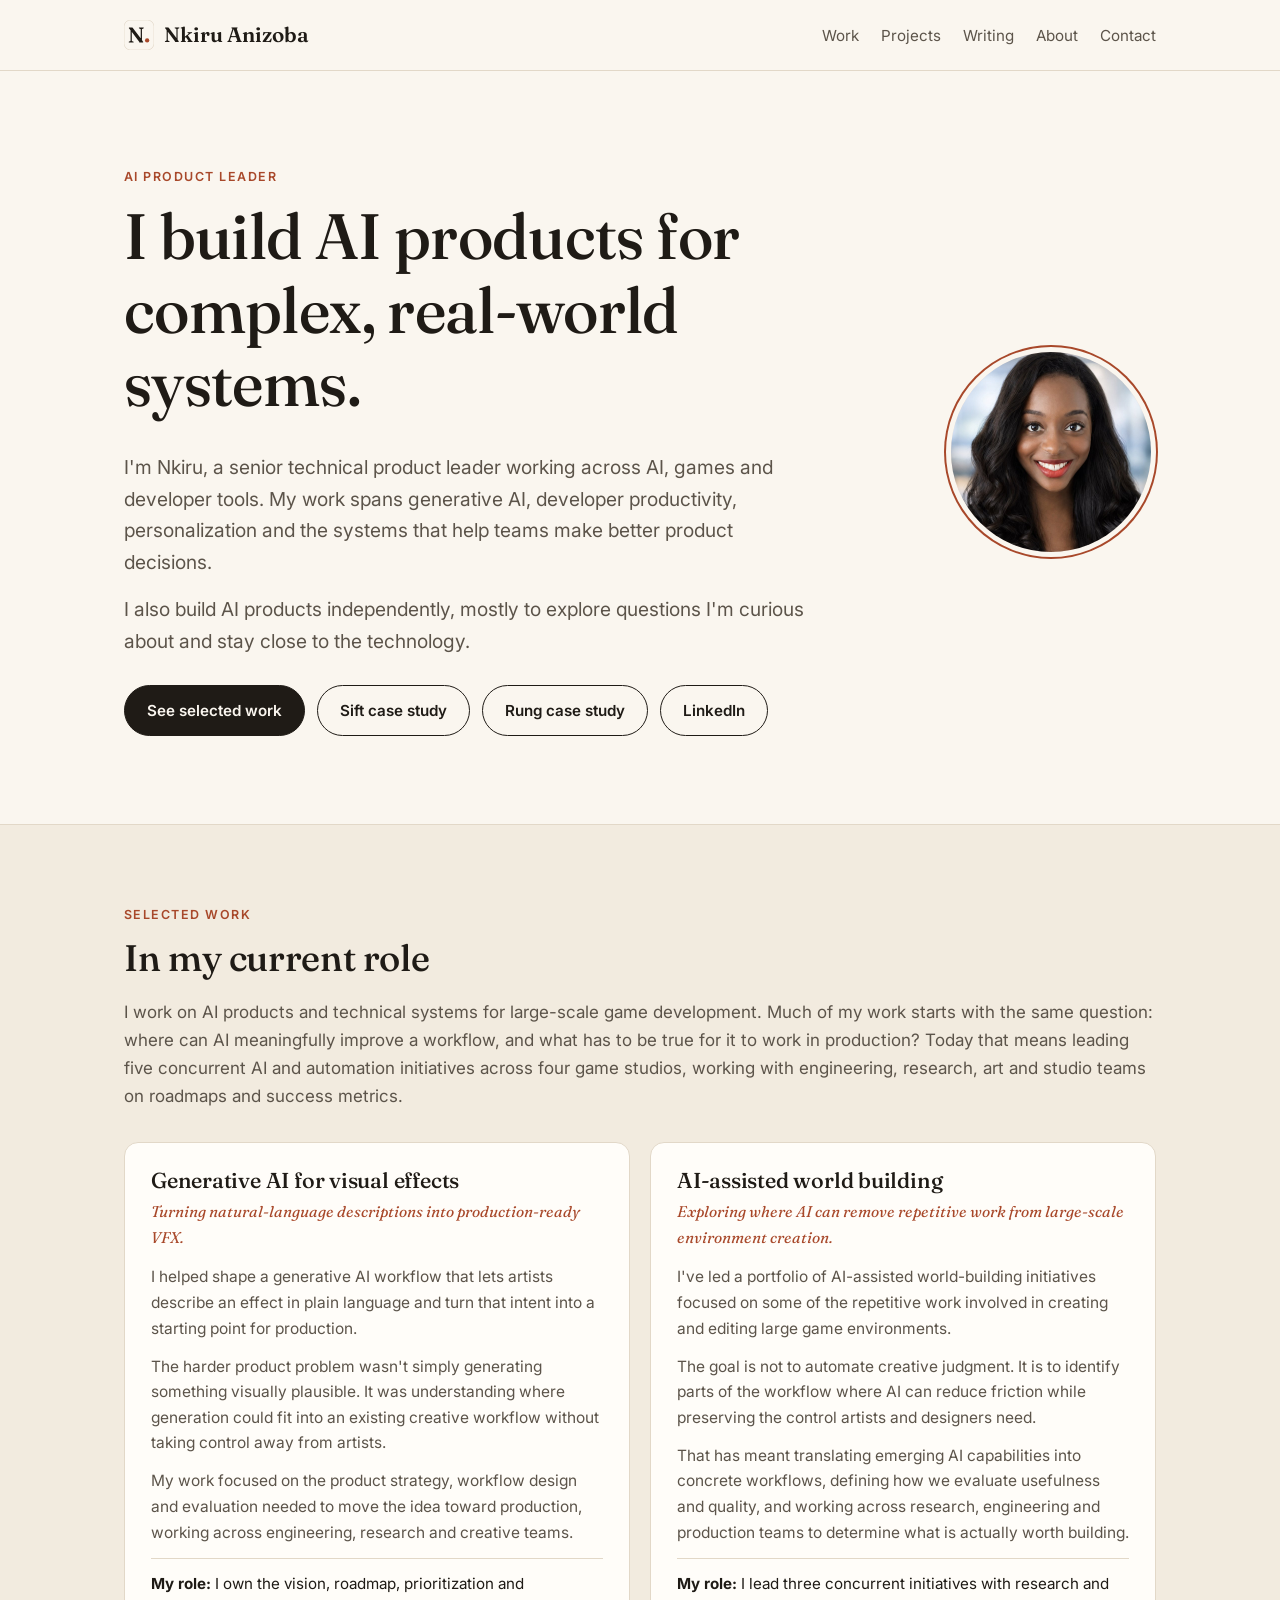
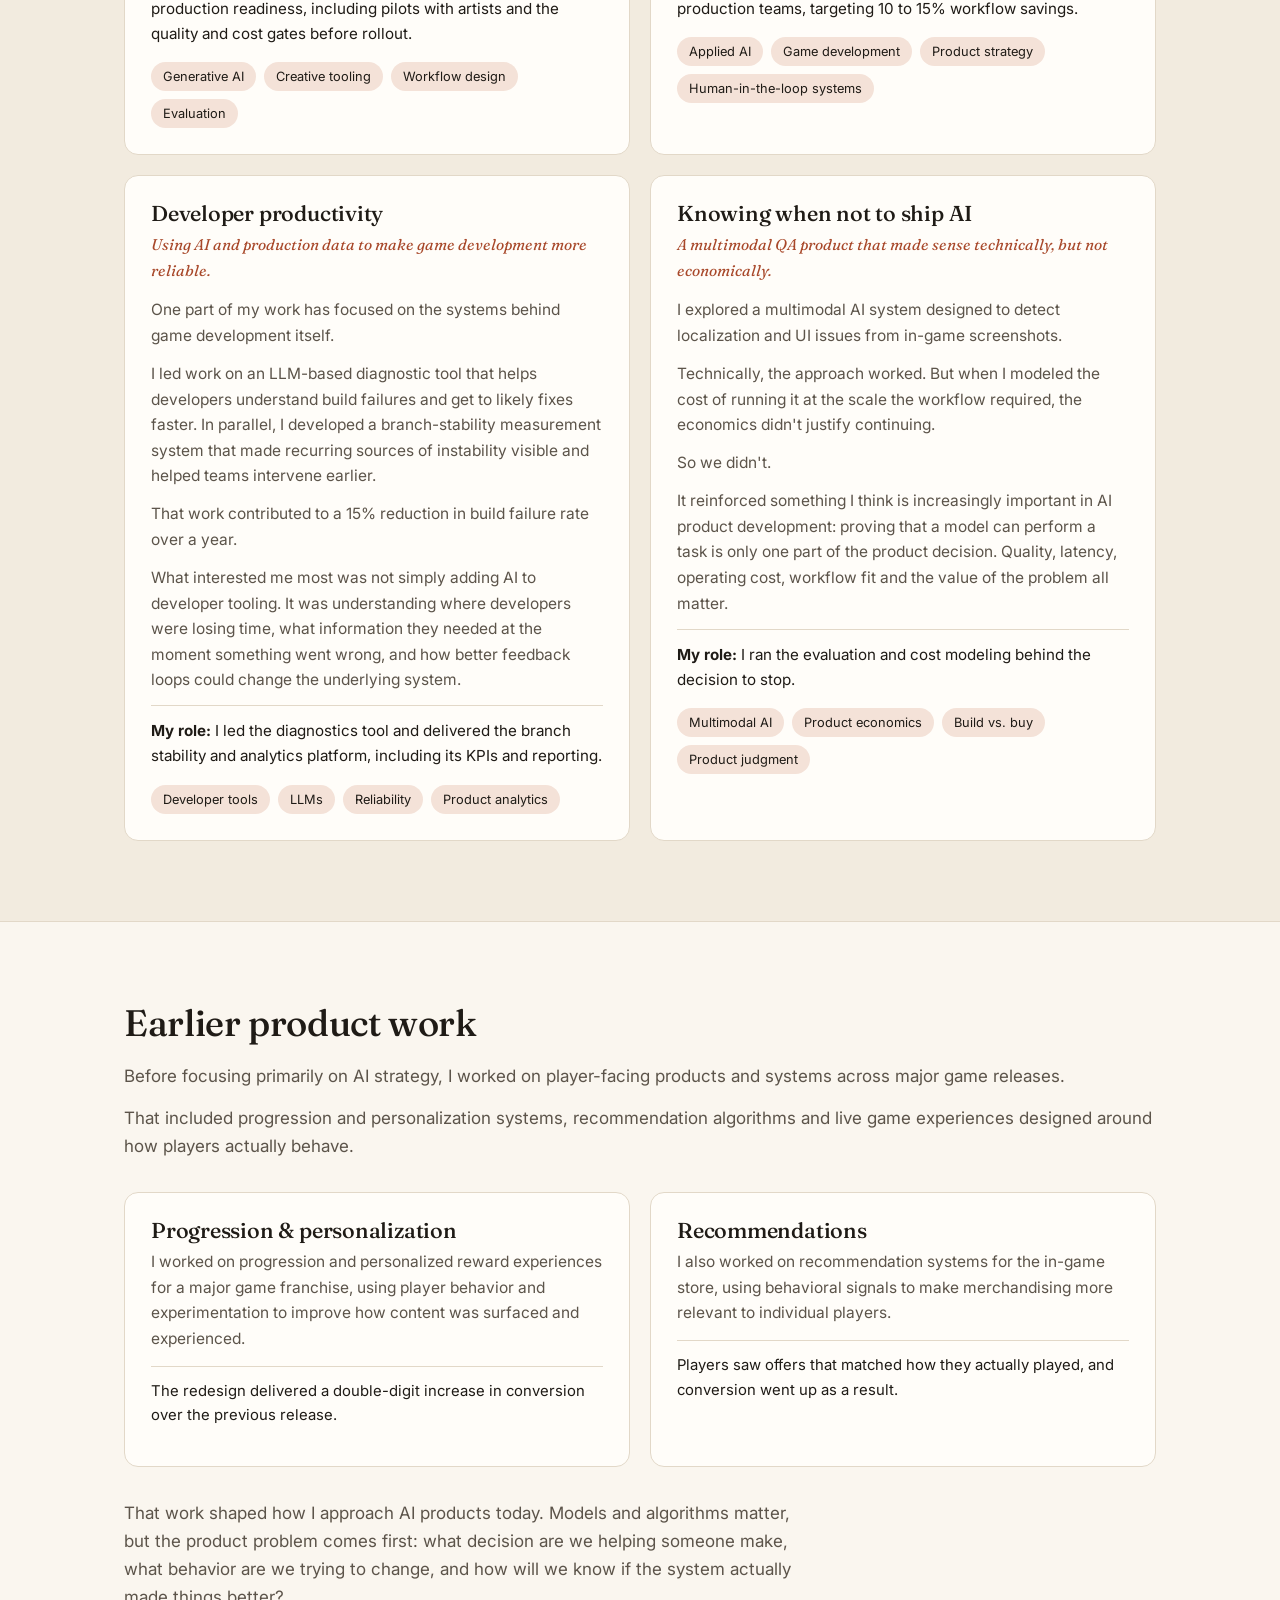
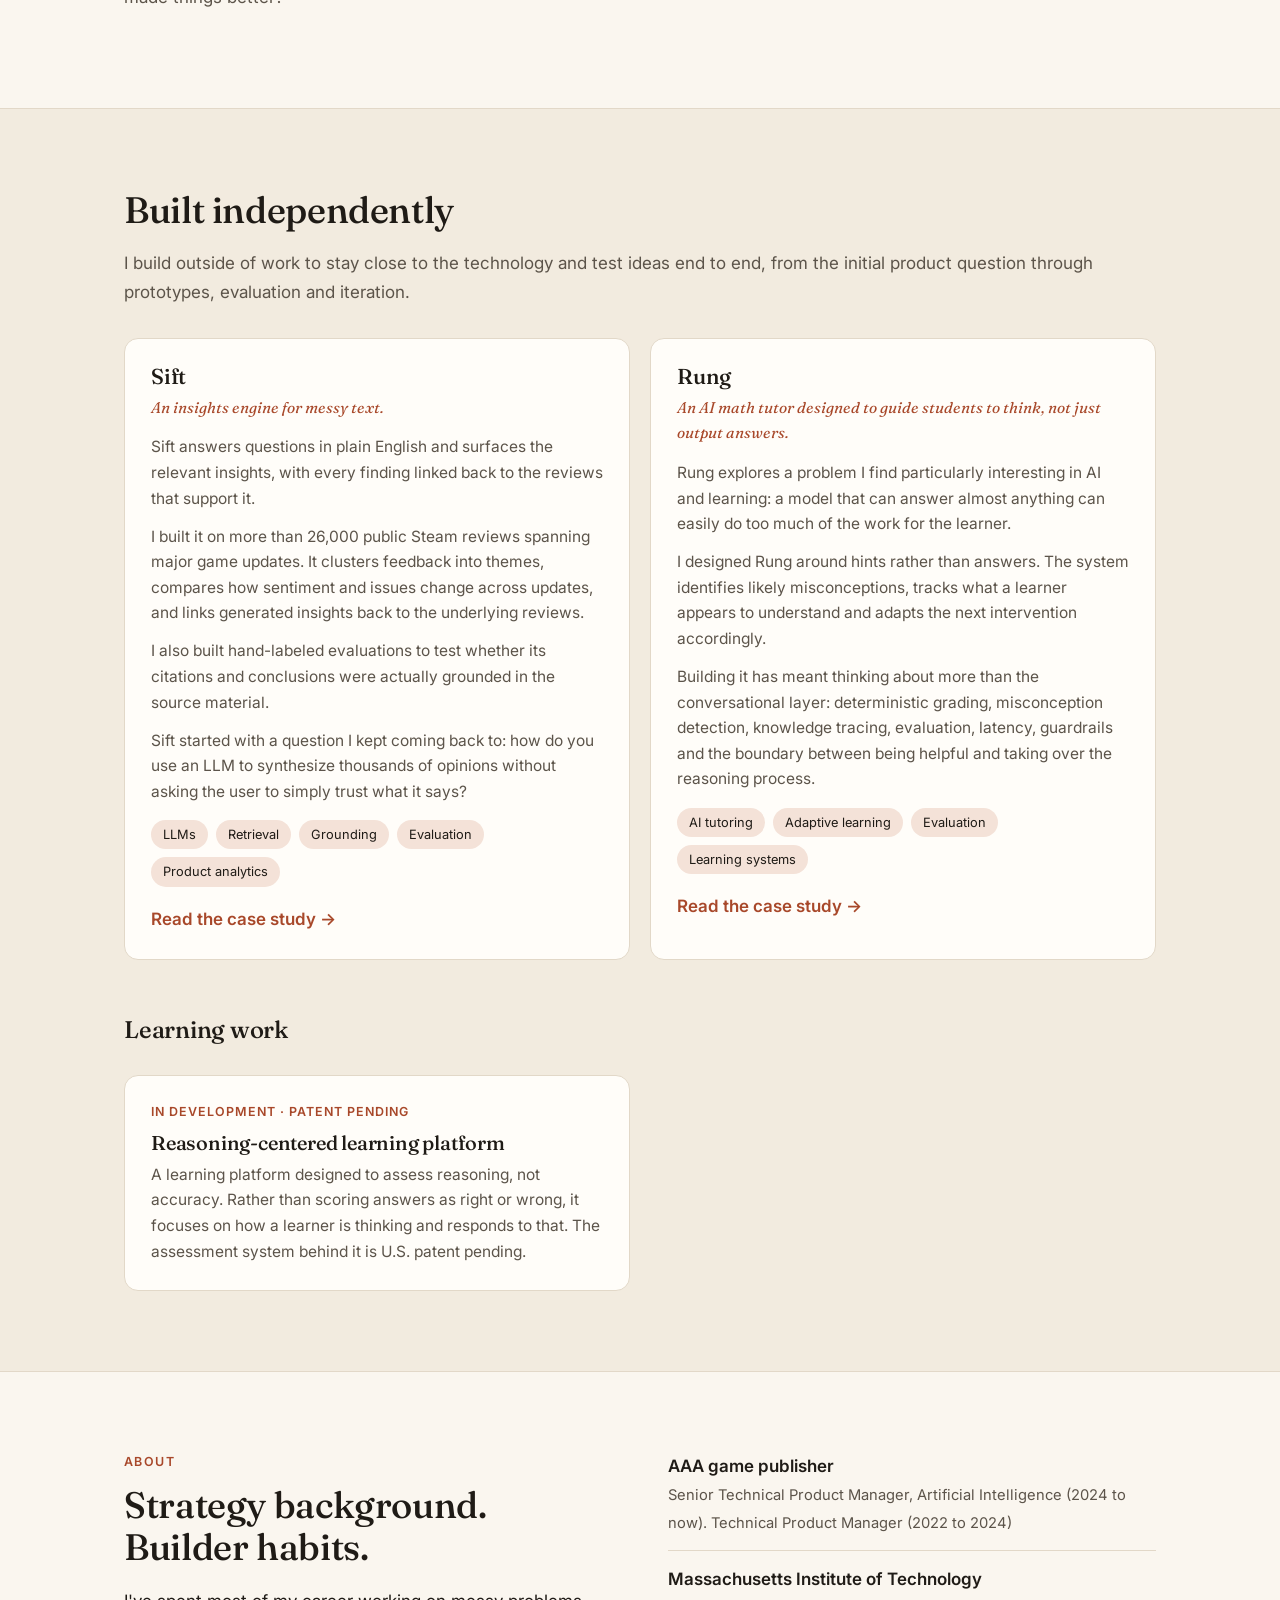
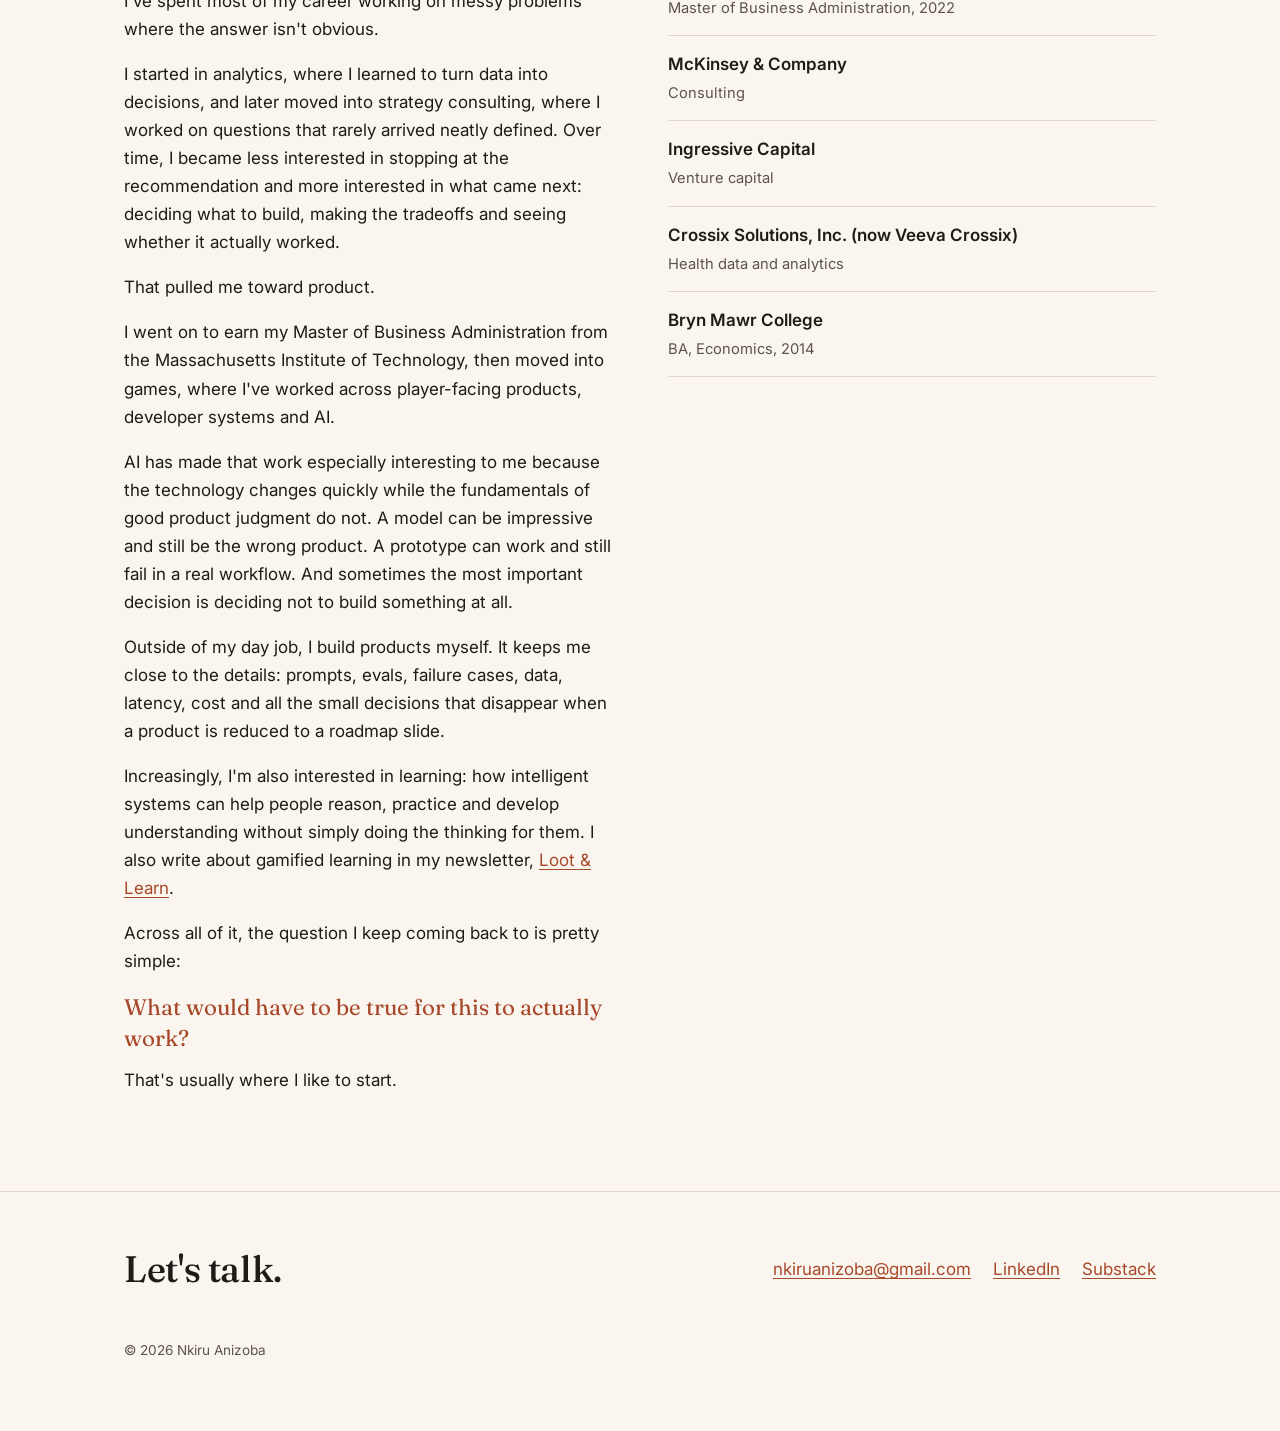
<file: index.html>
<!doctype html>
<html lang="en">
<head>
  <meta charset="utf-8">
  <meta name="viewport" content="width=device-width, initial-scale=1">
  <title>Nkiru Anizoba | AI Product Leader</title>
  <meta name="description" content="Nkiru Anizoba is a senior technical product leader working across AI, games and developer tools, who also builds AI products independently, including Sift and Rung.">
  <meta property="og:title" content="Nkiru Anizoba | AI Product Leader">
  <meta property="og:description" content="Senior technical product leader working across AI, games and developer tools. Selected work and independent projects, including Sift and Rung.">
  <meta property="og:url" content="https://nkiruanizoba.com/">
  <meta property="og:type" content="website">
  <link rel="icon" href="/favicon.svg" type="image/svg+xml">
  <link rel="icon" href="/favicon-48.png" sizes="48x48" type="image/png">
  <link rel="apple-touch-icon" href="/apple-touch-icon.png">
  <link rel="preconnect" href="https://fonts.googleapis.com">
  <link rel="preconnect" href="https://fonts.gstatic.com" crossorigin>
  <link href="https://fonts.googleapis.com/css2?family=Fraunces:ital,opsz,wght@0,9..144,400..700;1,9..144,400..700&family=Inter:wght@400;500;600&display=swap" rel="stylesheet">
  <link rel="stylesheet" href="styles.css">
</head>
<body>

<header class="site-header">
  <div class="wrap">
    <a class="logo" href="/"><img src="/favicon.svg" alt="" width="30" height="30">Nkiru Anizoba</a>
    <nav class="nav">
      <a href="#work">Work</a>
      <a class="hide-sm" href="#independent">Projects</a>
      <a href="https://lootandlearn.substack.com/" target="_blank" rel="noopener">Writing</a>
      <a href="#about">About</a>
      <a href="#contact">Contact</a>
    </nav>
  </div>
</header>

<main>

  <section class="hero">
    <div class="wrap hero-grid">
      <div>
        <p class="eyebrow">AI Product Leader</p>
        <h1>I build AI products for complex, real-world systems.</h1>
        <p class="lede text">I'm Nkiru, a senior technical product leader working across AI, games and developer tools. My work spans generative AI, developer productivity, personalization and the systems that help teams make better product decisions.</p>
        <p class="lede text">I also build AI products independently, mostly to explore questions I'm curious about and stay close to the technology.</p>
        <div class="buttons">
          <a class="btn btn-primary" href="#work">See selected work</a>
          <a class="btn" href="sift/">Sift case study</a>
          <a class="btn" href="rung/">Rung case study</a>
          <a class="btn" href="https://www.linkedin.com/in/nkiruanizoba" target="_blank" rel="noopener">LinkedIn</a>
        </div>
      </div>
      <div>
        <img class="portrait" src="assets/nkiru.jpg" alt="Nkiru Anizoba"
             onerror="this.style.display='none';this.nextElementSibling.style.display='flex';">
        <div class="portrait portrait-placeholder" style="display:none" aria-hidden="true">N</div>
      </div>
    </div>
  </section>

  <section id="work" class="section-soft">
    <div class="wrap">
      <p class="eyebrow">Selected work</p>
      <h2>In my current role</h2>
      <p class="text section-intro">I work on AI products and technical systems for large-scale game development. Much of my work starts with the same question: where can AI meaningfully improve a workflow, and what has to be true for it to work in production? Today that means leading five concurrent AI and automation initiatives across four game studios, working with engineering, research, art and studio teams on roadmaps and success metrics.</p>

      <div class="cards cards-2">
        <article class="card work-card">
          <h3>Generative AI for visual effects</h3>
          <p class="subtitle">Turning natural-language descriptions into production-ready VFX.</p>
          <p>I helped shape a generative AI workflow that lets artists describe an effect in plain language and turn that intent into a starting point for production.</p>
          <p>The harder product problem wasn't simply generating something visually plausible. It was understanding where generation could fit into an existing creative workflow without taking control away from artists.</p>
          <p>My work focused on the product strategy, workflow design and evaluation needed to move the idea toward production, working across engineering, research and creative teams.</p>
          <p class="role"><strong>My role:</strong> I own the vision, roadmap, prioritization and production readiness, including pilots with artists and the quality and cost gates before rollout.</p>
          <ul class="tags"><li>Generative AI</li><li>Creative tooling</li><li>Workflow design</li><li>Evaluation</li></ul>
        </article>
        <article class="card work-card">
          <h3>AI-assisted world building</h3>
          <p class="subtitle">Exploring where AI can remove repetitive work from large-scale environment creation.</p>
          <p>I've led a portfolio of AI-assisted world-building initiatives focused on some of the repetitive work involved in creating and editing large game environments.</p>
          <p>The goal is not to automate creative judgment. It is to identify parts of the workflow where AI can reduce friction while preserving the control artists and designers need.</p>
          <p>That has meant translating emerging AI capabilities into concrete workflows, defining how we evaluate usefulness and quality, and working across research, engineering and production teams to determine what is actually worth building.</p>
          <p class="role"><strong>My role:</strong> I lead three concurrent initiatives with research and production teams, targeting 10 to 15% workflow savings.</p>
          <ul class="tags"><li>Applied AI</li><li>Game development</li><li>Product strategy</li><li>Human-in-the-loop systems</li></ul>
        </article>
        <article class="card work-card">
          <h3>Developer productivity</h3>
          <p class="subtitle">Using AI and production data to make game development more reliable.</p>
          <p>One part of my work has focused on the systems behind game development itself.</p>
          <p>I led work on an LLM-based diagnostic tool that helps developers understand build failures and get to likely fixes faster. In parallel, I developed a branch-stability measurement system that made recurring sources of instability visible and helped teams intervene earlier.</p>
          <p>That work contributed to a 15% reduction in build failure rate over a year.</p>
          <p>What interested me most was not simply adding AI to developer tooling. It was understanding where developers were losing time, what information they needed at the moment something went wrong, and how better feedback loops could change the underlying system.</p>
          <p class="role"><strong>My role:</strong> I led the diagnostics tool and delivered the branch stability and analytics platform, including its KPIs and reporting.</p>
          <ul class="tags"><li>Developer tools</li><li>LLMs</li><li>Reliability</li><li>Product analytics</li></ul>
        </article>
        <article class="card work-card">
          <h3>Knowing when not to ship AI</h3>
          <p class="subtitle">A multimodal QA product that made sense technically, but not economically.</p>
          <p>I explored a multimodal AI system designed to detect localization and UI issues from in-game screenshots.</p>
          <p>Technically, the approach worked. But when I modeled the cost of running it at the scale the workflow required, the economics didn't justify continuing.</p>
          <p>So we didn't.</p>
          <p>It reinforced something I think is increasingly important in AI product development: proving that a model can perform a task is only one part of the product decision. Quality, latency, operating cost, workflow fit and the value of the problem all matter.</p>
          <p class="role"><strong>My role:</strong> I ran the evaluation and cost modeling behind the decision to stop.</p>
          <ul class="tags"><li>Multimodal AI</li><li>Product economics</li><li>Build vs. buy</li><li>Product judgment</li></ul>
        </article>
      </div>
    </div>
  </section>

  <section id="earlier">
    <div class="wrap">
      <h2>Earlier product work</h2>
      <div class="text section-intro">
        <p>Before focusing primarily on AI strategy, I worked on player-facing products and systems across major game releases.</p>
        <p>That included progression and personalization systems, recommendation algorithms and live game experiences designed around how players actually behave.</p>
      </div>
      <div class="cards cards-2">
        <article class="card work-card">
          <h3>Progression &amp; personalization</h3>
          <p>I worked on progression and personalized reward experiences for a major game franchise, using player behavior and experimentation to improve how content was surfaced and experienced.</p>
          <p class="impact">The redesign delivered a double-digit increase in conversion over the previous release.</p>
        </article>
        <article class="card work-card">
          <h3>Recommendations</h3>
          <p>I also worked on recommendation systems for the in-game store, using behavioral signals to make merchandising more relevant to individual players.</p>
          <p class="impact">Players saw offers that matched how they actually played, and conversion went up as a result.</p>
        </article>
      </div>
      <p class="text section-outro">That work shaped how I approach AI products today. Models and algorithms matter, but the product problem comes first: what decision are we helping someone make, what behavior are we trying to change, and how will we know if the system actually made things better?</p>
    </div>
  </section>

  <section id="independent" class="section-soft">
    <div class="wrap">
      <h2>Built independently</h2>
      <p class="text section-intro">I build outside of work to stay close to the technology and test ideas end to end, from the initial product question through prototypes, evaluation and iteration.</p>
      <div class="cards cards-2">
        <a class="card work-card card-link" href="sift/">
          <h3>Sift</h3>
          <p class="subtitle">An insights engine for messy text.</p>
          <p>Sift answers questions in plain English and surfaces the relevant insights, with every finding linked back to the reviews that support it.</p>
          <p>I built it on more than 26,000 public Steam reviews spanning major game updates. It clusters feedback into themes, compares how sentiment and issues change across updates, and links generated insights back to the underlying reviews.</p>
          <p>I also built hand-labeled evaluations to test whether its citations and conclusions were actually grounded in the source material.</p>
          <p>Sift started with a question I kept coming back to: how do you use an LLM to synthesize thousands of opinions without asking the user to simply trust what it says?</p>
          <ul class="tags"><li>LLMs</li><li>Retrieval</li><li>Grounding</li><li>Evaluation</li><li>Product analytics</li></ul>
          <span class="more-link">Read the case study &rarr;</span>
        </a>
        <a class="card work-card card-link" href="rung/">
          <h3>Rung</h3>
          <p class="subtitle">An AI math tutor designed to guide students to think, not just output answers.</p>
          <p>Rung explores a problem I find particularly interesting in AI and learning: a model that can answer almost anything can easily do too much of the work for the learner.</p>
          <p>I designed Rung around hints rather than answers. The system identifies likely misconceptions, tracks what a learner appears to understand and adapts the next intervention accordingly.</p>
          <p>Building it has meant thinking about more than the conversational layer: deterministic grading, misconception detection, knowledge tracing, evaluation, latency, guardrails and the boundary between being helpful and taking over the reasoning process.</p>
          <ul class="tags"><li>AI tutoring</li><li>Adaptive learning</li><li>Evaluation</li><li>Learning systems</li></ul>
          <span class="more-link">Read the case study &rarr;</span>
        </a>
      </div>

      <h3 class="subsection">Learning work</h3>
      <div class="cards cards-2">
        <div class="card">
          <p class="label">In development &middot; Patent pending</p>
          <h3>Reasoning-centered learning platform</h3>
          <p>A learning platform designed to assess reasoning, not accuracy. Rather than scoring answers as right or wrong, it focuses on how a learner is thinking and responds to that. The assessment system behind it is U.S. patent pending.</p>
        </div>
      </div>
    </div>
  </section>

  <section id="about">
    <div class="wrap two-col">
      <div class="text">
        <p class="eyebrow">About</p>
        <h2>Strategy background. Builder habits.</h2>
        <p>I've spent most of my career working on messy problems where the answer isn't obvious.</p>
        <p>I started in analytics, where I learned to turn data into decisions, and later moved into strategy consulting, where I worked on questions that rarely arrived neatly defined. Over time, I became less interested in stopping at the recommendation and more interested in what came next: deciding what to build, making the tradeoffs and seeing whether it actually worked.</p>
        <p>That pulled me toward product.</p>
        <p>I went on to earn my Master of Business Administration from the Massachusetts Institute of Technology, then moved into games, where I've worked across player-facing products, developer systems and AI.</p>
        <p>AI has made that work especially interesting to me because the technology changes quickly while the fundamentals of good product judgment do not. A model can be impressive and still be the wrong product. A prototype can work and still fail in a real workflow. And sometimes the most important decision is deciding not to build something at all.</p>
        <p>Outside of my day job, I build products myself. It keeps me close to the details: prompts, evals, failure cases, data, latency, cost and all the small decisions that disappear when a product is reduced to a roadmap slide.</p>
        <p>Increasingly, I'm also interested in learning: how intelligent systems can help people reason, practice and develop understanding without simply doing the thinking for them. I also write about gamified learning in my newsletter, <a href="https://lootandlearn.substack.com/" target="_blank" rel="noopener">Loot &amp; Learn</a>.</p>
        <p>Across all of it, the question I keep coming back to is pretty simple:</p>
        <p class="pull">What would have to be true for this to actually work?</p>
        <p>That's usually where I like to start.</p>
      </div>
      <ul class="facts">
        <li><strong>AAA game publisher</strong><small>Senior Technical Product Manager, Artificial Intelligence (2024 to now). Technical Product Manager (2022 to 2024)</small></li>
        <li><strong>Massachusetts Institute of Technology</strong><small>Master of Business Administration, 2022</small></li>
        <li><strong>McKinsey &amp; Company</strong><small>Consulting</small></li>
        <li><strong>Ingressive Capital</strong><small>Venture capital</small></li>
        <li><strong>Crossix Solutions, Inc. (now Veeva Crossix)</strong><small>Health data and analytics</small></li>
        <li><strong>Bryn Mawr College</strong><small>BA, Economics, 2014</small></li>
      </ul>
    </div>
  </section>

</main>

<footer id="contact" class="site-footer">
  <div class="wrap">
    <h2>Let's talk.</h2>
    <div class="footer-links">
      <a href="mailto:nkiruanizoba@gmail.com">nkiruanizoba@gmail.com</a>
      <a href="https://www.linkedin.com/in/nkiruanizoba" target="_blank" rel="noopener">LinkedIn</a>
      <a href="https://lootandlearn.substack.com/" target="_blank" rel="noopener">Substack</a>
    </div>
    <p class="fine">&copy; 2026 Nkiru Anizoba</p>
  </div>
</footer>

</body>
</html>
</file>
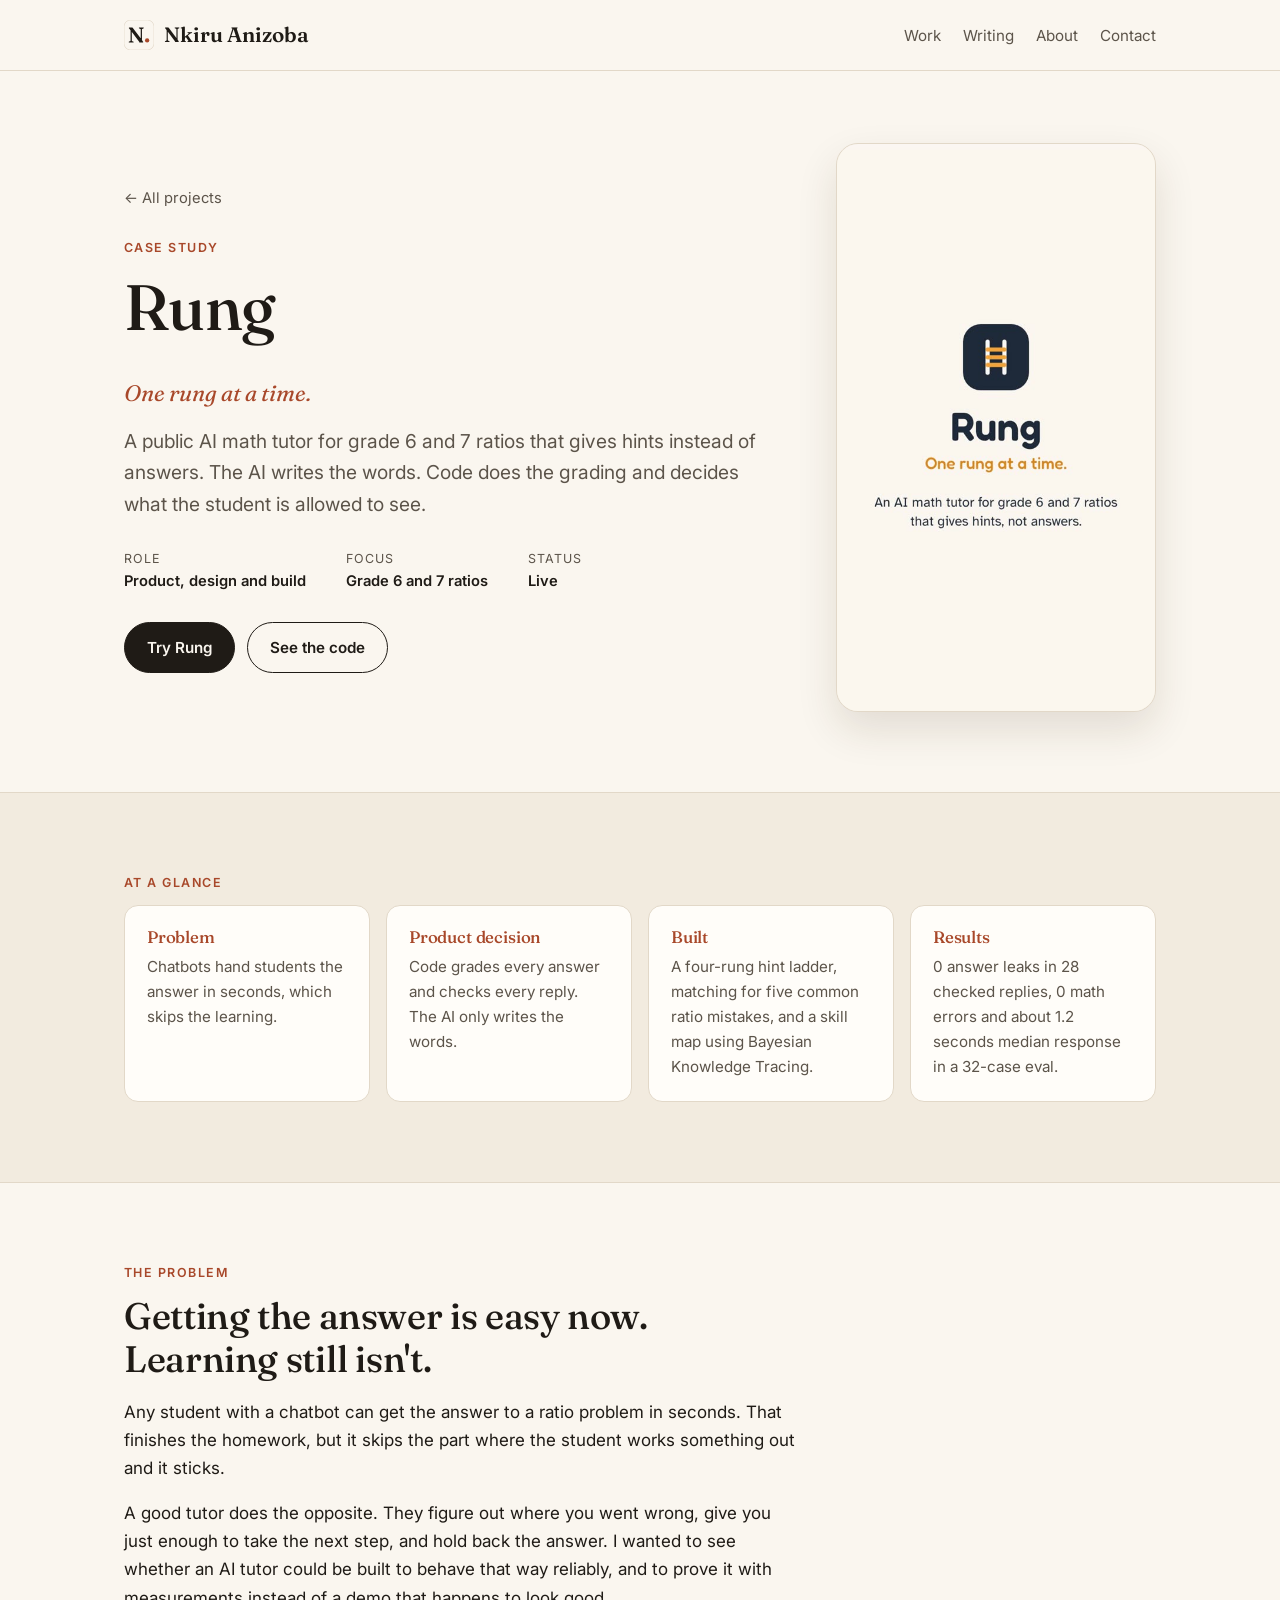
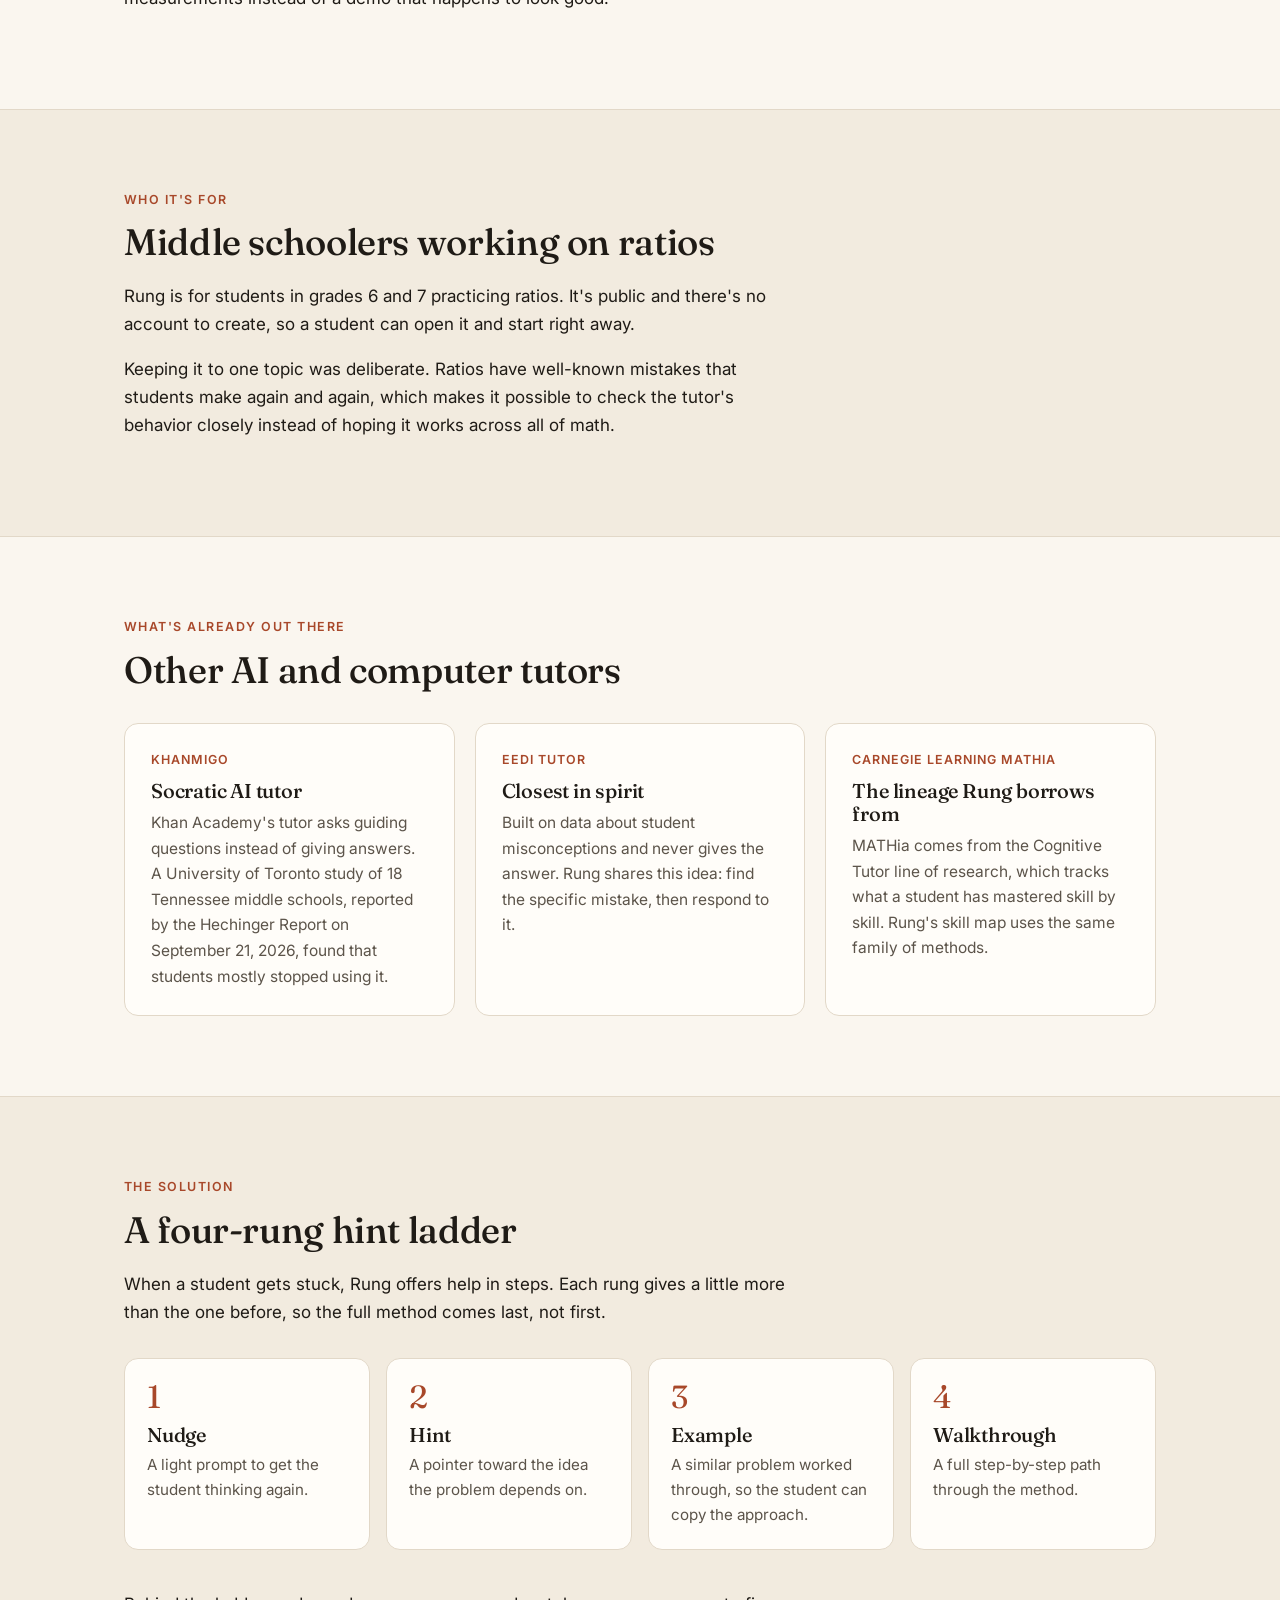
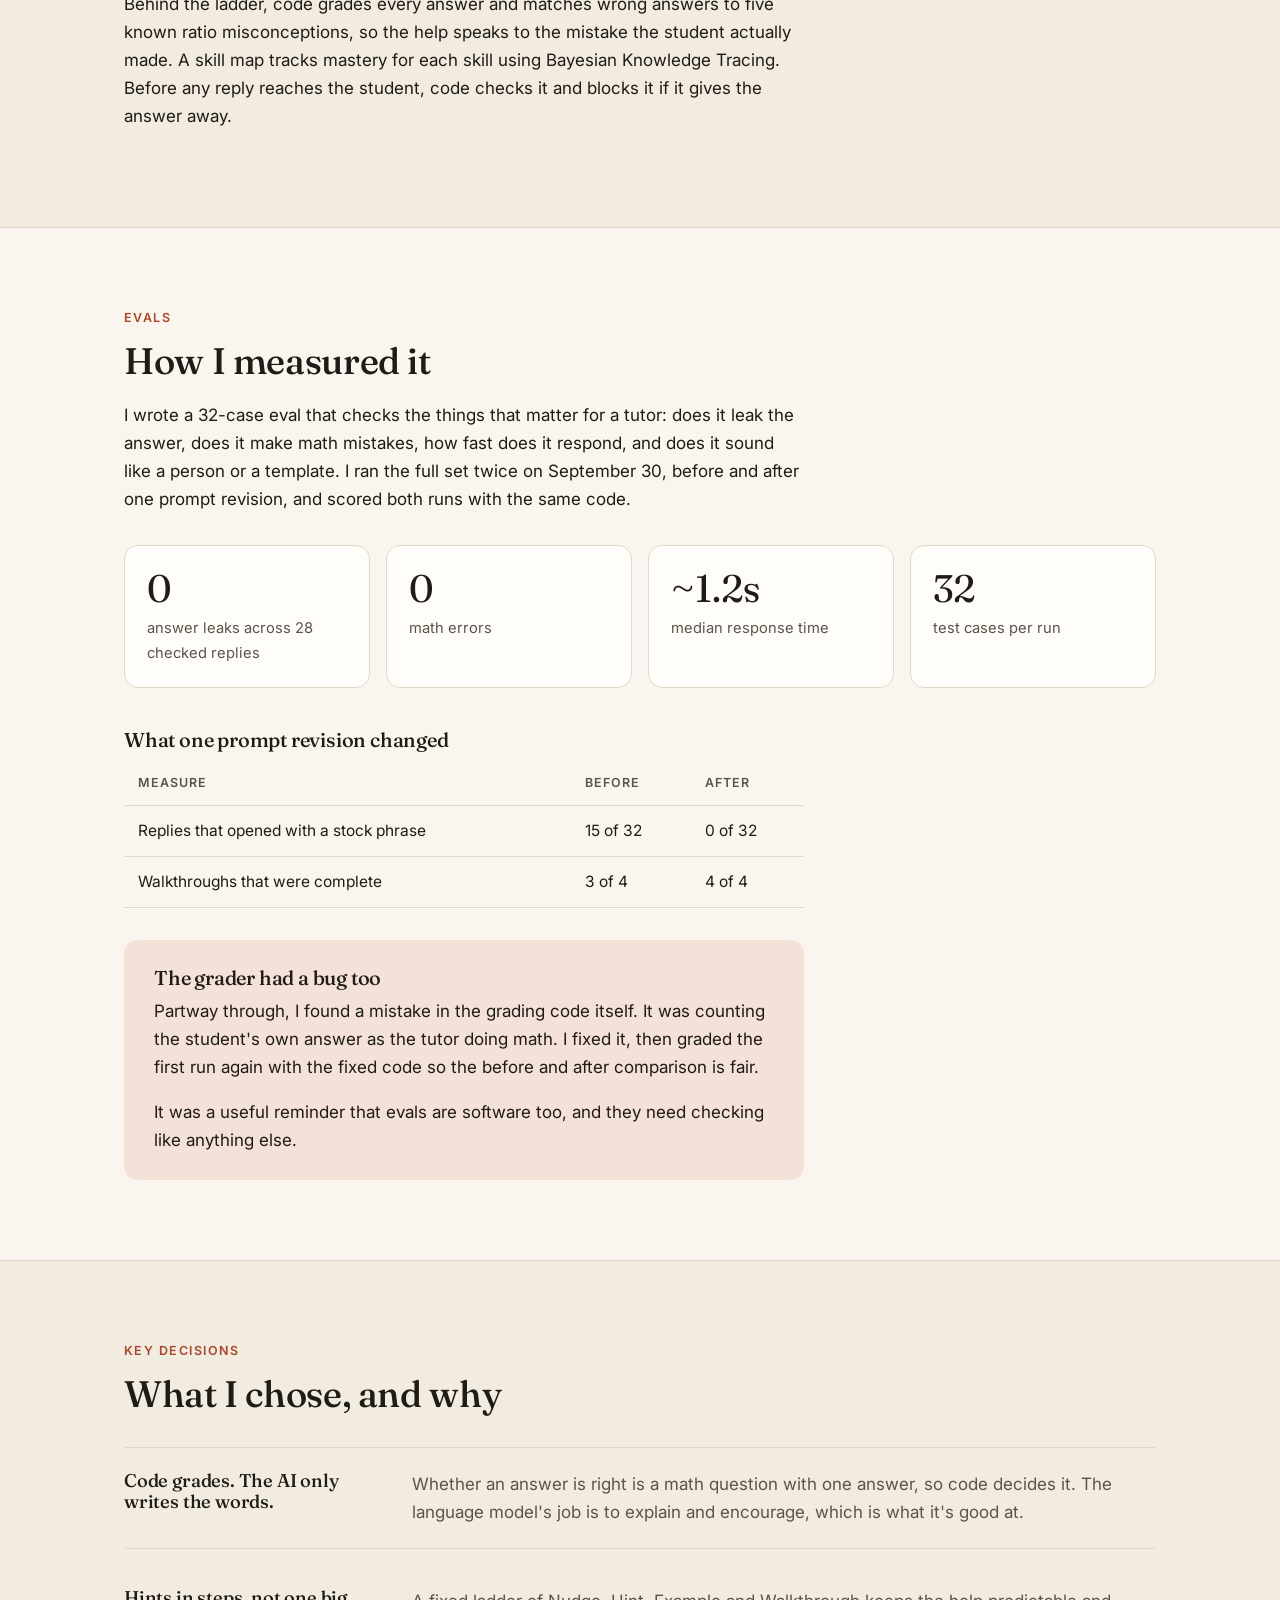
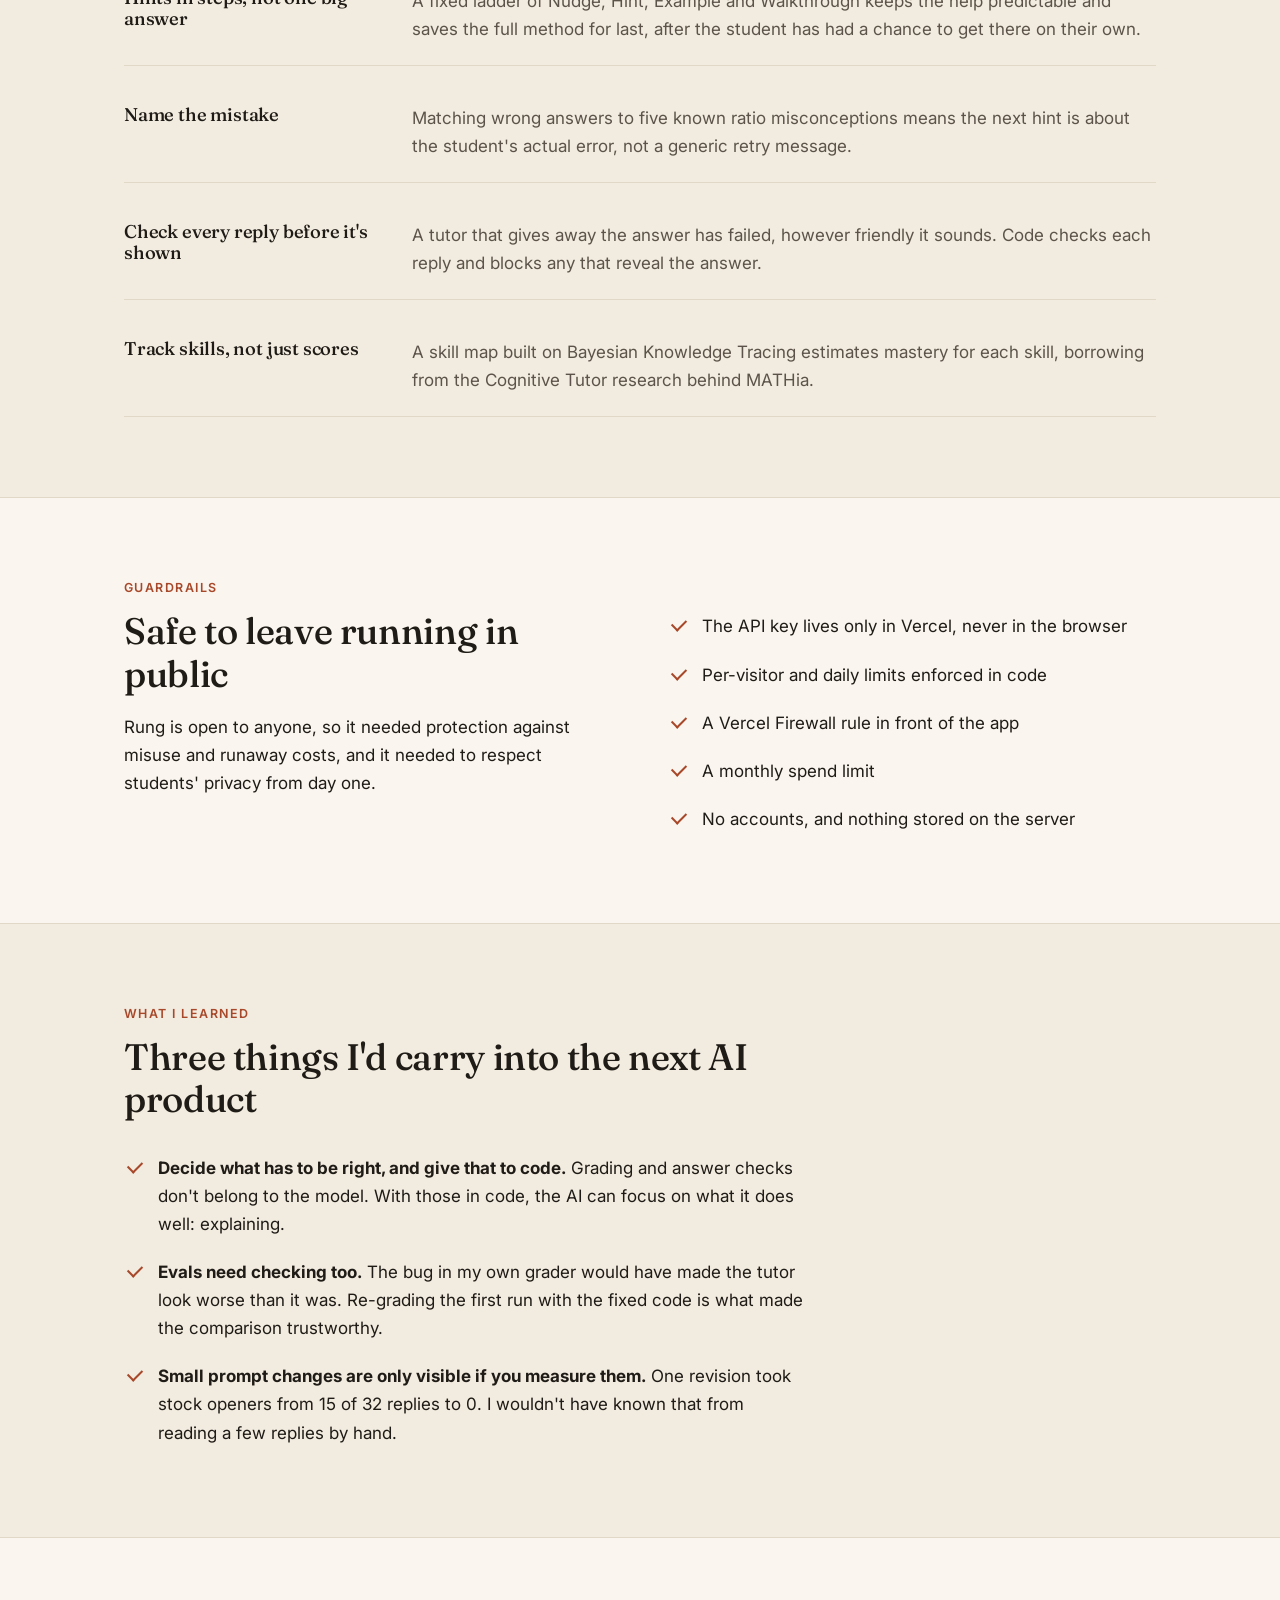
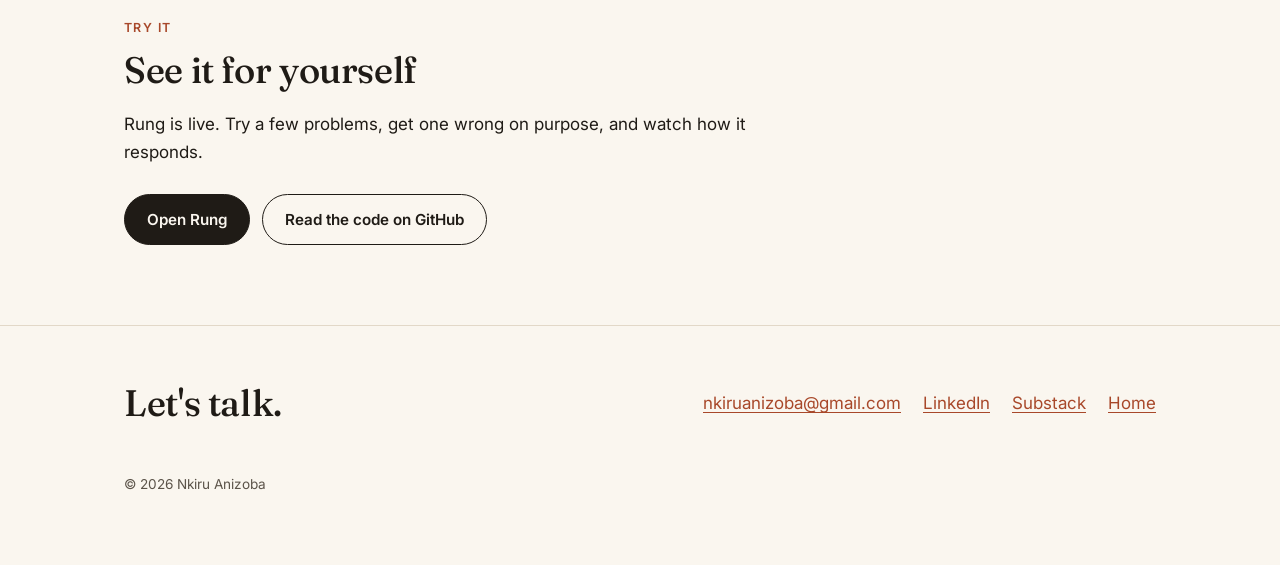
<file: rung/index.html>
<!doctype html>
<html lang="en">
<head>
  <meta charset="utf-8">
  <meta name="viewport" content="width=device-width, initial-scale=1">
  <title>Rung: an AI math tutor that gives hints, not answers | Nkiru Anizoba</title>
  <meta name="description" content="Case study: Rung is a public AI math tutor for grade 6 and 7 ratios. Code grades every answer, the AI only writes the words, and a 32-case eval checks it.">
  <meta property="og:title" content="Rung: an AI math tutor that gives hints, not answers">
  <meta property="og:description" content="Case study by Nkiru Anizoba. A four-rung hint ladder, code-checked grading, and a 32-case eval with 0 answer leaks.">
  <meta property="og:url" content="https://nkiruanizoba.com/rung/">
  <meta property="og:type" content="article">
  <link rel="icon" href="/favicon.svg" type="image/svg+xml">
  <link rel="icon" href="/favicon-48.png" sizes="48x48" type="image/png">
  <link rel="apple-touch-icon" href="/apple-touch-icon.png">
  <link rel="preconnect" href="https://fonts.googleapis.com">
  <link rel="preconnect" href="https://fonts.gstatic.com" crossorigin>
  <link href="https://fonts.googleapis.com/css2?family=Fraunces:ital,opsz,wght@0,9..144,400..700;1,9..144,400..700&family=Inter:wght@400;500;600&display=swap" rel="stylesheet">
  <link rel="stylesheet" href="../styles.css">
</head>
<body>

<header class="site-header">
  <div class="wrap">
    <a class="logo" href="/"><img src="/favicon.svg" alt="" width="30" height="30">Nkiru Anizoba</a>
    <nav class="nav">
      <a href="/#work">Work</a>
      <a href="https://lootandlearn.substack.com/" target="_blank" rel="noopener">Writing</a>
      <a href="/#about">About</a>
      <a href="/#contact">Contact</a>
    </nav>
  </div>
</header>

<main>

  <section class="case-hero">
    <div class="wrap case-hero-grid">
      <div>
        <a class="back" href="/#work">&larr; All projects</a>
        <p class="eyebrow">Case study</p>
        <h1>Rung</h1>
        <p class="tagline">One rung at a time.</p>
        <p class="lede text">A public AI math tutor for grade 6 and 7 ratios that gives hints instead of answers. The AI writes the words. Code does the grading and decides what the student is allowed to see.</p>
        <dl class="meta">
          <div><dt>Role</dt><dd>Product, design and build</dd></div>
          <div><dt>Focus</dt><dd>Grade 6 and 7 ratios</dd></div>
          <div><dt>Status</dt><dd>Live</dd></div>
        </dl>
        <div class="buttons">
          <a class="btn btn-primary" href="https://rungbyrung.vercel.app" target="_blank" rel="noopener">Try Rung</a>
          <a class="btn" href="https://github.com/nkiruanizoba/rung" target="_blank" rel="noopener">See the code</a>
        </div>
      </div>
      <div class="phone">
        <video id="rung-demo" autoplay muted loop playsinline preload="metadata" title="Click to pause or play"
               poster="../assets/rung-demo-poster-light.jpg" aria-label="Rung demo video">
          <source src="../assets/rung-demo-light.mp4" type="video/mp4">
        </video>
        <script>
          (function () {
            var v = document.getElementById('rung-demo');
            var mq = window.matchMedia('(prefers-color-scheme: dark)');
            function pick() {
              var mode = mq.matches ? 'dark' : 'light';
              var src = '../assets/rung-demo-' + mode + '.mp4';
              if (v.currentSrc && v.currentSrc.indexOf(src.slice(2)) !== -1) return;
              v.poster = '../assets/rung-demo-poster-' + mode + '.jpg';
              v.src = src;
              v.load();
              var p = v.play();
              if (p && p.catch) p.catch(function () {});
            }
            pick();
            v.style.cursor = 'pointer';
            v.addEventListener('click', function () { if (v.paused) v.play(); else v.pause(); });
            if (mq.addEventListener) mq.addEventListener('change', pick);
            else if (mq.addListener) mq.addListener(pick);
          })();
        </script>
      </div>
    </div>
  </section>

  <section class="section-soft">
    <div class="wrap">
      <p class="eyebrow">At a glance</p>
      <div class="glance">
        <div><h3>Problem</h3><p>Chatbots hand students the answer in seconds, which skips the learning.</p></div>
        <div><h3>Product decision</h3><p>Code grades every answer and checks every reply. The AI only writes the words.</p></div>
        <div><h3>Built</h3><p>A four-rung hint ladder, matching for five common ratio mistakes, and a skill map using Bayesian Knowledge Tracing.</p></div>
        <div><h3>Results</h3><p>0 answer leaks in 28 checked replies, 0 math errors and about 1.2 seconds median response in a 32-case eval.</p></div>
      </div>
    </div>
  </section>

  <section>
    <div class="wrap"><div class="text">
      <p class="eyebrow">The problem</p>
      <h2>Getting the answer is easy now. Learning still isn't.</h2>
      <p>Any student with a chatbot can get the answer to a ratio problem in seconds. That finishes the homework, but it skips the part where the student works something out and it sticks.</p>
      <p>A good tutor does the opposite. They figure out where you went wrong, give you just enough to take the next step, and hold back the answer. I wanted to see whether an AI tutor could be built to behave that way reliably, and to prove it with measurements instead of a demo that happens to look good.</p>
    </div></div>
  </section>

  <section class="section-soft">
    <div class="wrap">
      <div class="text">
        <p class="eyebrow">Who it's for</p>
        <h2>Middle schoolers working on ratios</h2>
        <p>Rung is for students in grades 6 and 7 practicing ratios. It's public and there's no account to create, so a student can open it and start right away.</p>
        <p>Keeping it to one topic was deliberate. Ratios have well-known mistakes that students make again and again, which makes it possible to check the tutor's behavior closely instead of hoping it works across all of math.</p>
      </div>
    </div>
  </section>

  <section>
    <div class="wrap">
      <p class="eyebrow">What's already out there</p>
      <h2>Other AI and computer tutors</h2>
      <div class="cards">
        <div class="card">
          <p class="label">Khanmigo</p>
          <h3>Socratic AI tutor</h3>
          <p>Khan Academy's tutor asks guiding questions instead of giving answers. A University of Toronto study of 18 Tennessee middle schools, reported by the Hechinger Report on September 21, 2026, found that students mostly stopped using it.</p>
        </div>
        <div class="card">
          <p class="label">Eedi Tutor</p>
          <h3>Closest in spirit</h3>
          <p>Built on data about student misconceptions and never gives the answer. Rung shares this idea: find the specific mistake, then respond to it.</p>
        </div>
        <div class="card">
          <p class="label">Carnegie Learning MATHia</p>
          <h3>The lineage Rung borrows from</h3>
          <p>MATHia comes from the Cognitive Tutor line of research, which tracks what a student has mastered skill by skill. Rung's skill map uses the same family of methods.</p>
        </div>
      </div>
    </div>
  </section>

  <section class="section-soft">
    <div class="wrap">
      <div class="text">
        <p class="eyebrow">The solution</p>
        <h2>A four-rung hint ladder</h2>
        <p>When a student gets stuck, Rung offers help in steps. Each rung gives a little more than the one before, so the full method comes last, not first.</p>
      </div>
      <div class="steps">
        <div class="step"><div class="num">1</div><h3>Nudge</h3><p>A light prompt to get the student thinking again.</p></div>
        <div class="step"><div class="num">2</div><h3>Hint</h3><p>A pointer toward the idea the problem depends on.</p></div>
        <div class="step"><div class="num">3</div><h3>Example</h3><p>A similar problem worked through, so the student can copy the approach.</p></div>
        <div class="step"><div class="num">4</div><h3>Walkthrough</h3><p>A full step-by-step path through the method.</p></div>
      </div>
      <div class="text" style="margin-top:40px">
        <p>Behind the ladder, code grades every answer and matches wrong answers to five known ratio misconceptions, so the help speaks to the mistake the student actually made. A skill map tracks mastery for each skill using Bayesian Knowledge Tracing. Before any reply reaches the student, code checks it and blocks it if it gives the answer away.</p>
      </div>
    </div>
  </section>

  <section>
    <div class="wrap">
      <div class="text">
        <p class="eyebrow">Evals</p>
        <h2>How I measured it</h2>
        <p>I wrote a 32-case eval that checks the things that matter for a tutor: does it leak the answer, does it make math mistakes, how fast does it respond, and does it sound like a person or a template. I ran the full set twice on September 30, before and after one prompt revision, and scored both runs with the same code.</p>
      </div>
      <div class="stats">
        <div class="stat"><div class="value">0</div><div class="desc">answer leaks across 28 checked replies</div></div>
        <div class="stat"><div class="value">0</div><div class="desc">math errors</div></div>
        <div class="stat"><div class="value">~1.2s</div><div class="desc">median response time</div></div>
        <div class="stat"><div class="value">32</div><div class="desc">test cases per run</div></div>
      </div>
      <div class="text">
        <h3>What one prompt revision changed</h3>
        <table class="before-after">
          <thead><tr><th>Measure</th><th>Before</th><th>After</th></tr></thead>
          <tbody>
            <tr><td>Replies that opened with a stock phrase</td><td>15 of 32</td><td>0 of 32</td></tr>
            <tr><td>Walkthroughs that were complete</td><td>3 of 4</td><td>4 of 4</td></tr>
          </tbody>
        </table>
        <div class="callout">
          <h3>The grader had a bug too</h3>
          <p>Partway through, I found a mistake in the grading code itself. It was counting the student's own answer as the tutor doing math. I fixed it, then graded the first run again with the fixed code so the before and after comparison is fair.</p>
          <p>It was a useful reminder that evals are software too, and they need checking like anything else.</p>
        </div>
      </div>
    </div>
  </section>

  <section class="section-soft">
    <div class="wrap">
      <div class="text">
        <p class="eyebrow">Key decisions</p>
        <h2>What I chose, and why</h2>
      </div>
      <ul class="decisions">
        <li>
          <h3>Code grades. The AI only writes the words.</h3>
          <p>Whether an answer is right is a math question with one answer, so code decides it. The language model's job is to explain and encourage, which is what it's good at.</p>
        </li>
        <li>
          <h3>Hints in steps, not one big answer</h3>
          <p>A fixed ladder of Nudge, Hint, Example and Walkthrough keeps the help predictable and saves the full method for last, after the student has had a chance to get there on their own.</p>
        </li>
        <li>
          <h3>Name the mistake</h3>
          <p>Matching wrong answers to five known ratio misconceptions means the next hint is about the student's actual error, not a generic retry message.</p>
        </li>
        <li>
          <h3>Check every reply before it's shown</h3>
          <p>A tutor that gives away the answer has failed, however friendly it sounds. Code checks each reply and blocks any that reveal the answer.</p>
        </li>
        <li>
          <h3>Track skills, not just scores</h3>
          <p>A skill map built on Bayesian Knowledge Tracing estimates mastery for each skill, borrowing from the Cognitive Tutor research behind MATHia.</p>
        </li>
      </ul>
    </div>
  </section>

  <section>
    <div class="wrap two-col">
      <div class="text">
        <p class="eyebrow">Guardrails</p>
        <h2>Safe to leave running in public</h2>
        <p>Rung is open to anyone, so it needed protection against misuse and runaway costs, and it needed to respect students' privacy from day one.</p>
      </div>
      <ul class="checklist">
        <li>The API key lives only in Vercel, never in the browser</li>
        <li>Per-visitor and daily limits enforced in code</li>
        <li>A Vercel Firewall rule in front of the app</li>
        <li>A monthly spend limit</li>
        <li>No accounts, and nothing stored on the server</li>
      </ul>
    </div>
  </section>

  <section class="section-soft">
    <div class="wrap"><div class="text">
      <p class="eyebrow">What I learned</p>
      <h2>Three things I'd carry into the next AI product</h2>
      <ul class="checklist">
        <li><strong>Decide what has to be right, and give that to code.</strong> Grading and answer checks don't belong to the model. With those in code, the AI can focus on what it does well: explaining.</li>
        <li><strong>Evals need checking too.</strong> The bug in my own grader would have made the tutor look worse than it was. Re-grading the first run with the fixed code is what made the comparison trustworthy.</li>
        <li><strong>Small prompt changes are only visible if you measure them.</strong> One revision took stock openers from 15 of 32 replies to 0. I wouldn't have known that from reading a few replies by hand.</li>
      </ul>
    </div></div>
  </section>

  <section>
    <div class="wrap"><div class="text">
      <p class="eyebrow">Try it</p>
      <h2>See it for yourself</h2>
      <p>Rung is live. Try a few problems, get one wrong on purpose, and watch how it responds.</p>
      <div class="buttons">
        <a class="btn btn-primary" href="https://rungbyrung.vercel.app" target="_blank" rel="noopener">Open Rung</a>
        <a class="btn" href="https://github.com/nkiruanizoba/rung" target="_blank" rel="noopener">Read the code on GitHub</a>
      </div>
    </div></div>
  </section>

</main>

<footer id="contact" class="site-footer">
  <div class="wrap">
    <h2>Let's talk.</h2>
    <div class="footer-links">
      <a href="mailto:nkiruanizoba@gmail.com">nkiruanizoba@gmail.com</a>
      <a href="https://www.linkedin.com/in/nkiruanizoba" target="_blank" rel="noopener">LinkedIn</a>
      <a href="https://lootandlearn.substack.com/" target="_blank" rel="noopener">Substack</a>
      <a href="/">Home</a>
    </div>
    <p class="fine">&copy; 2026 Nkiru Anizoba</p>
  </div>
</footer>

</body>
</html>
</file>
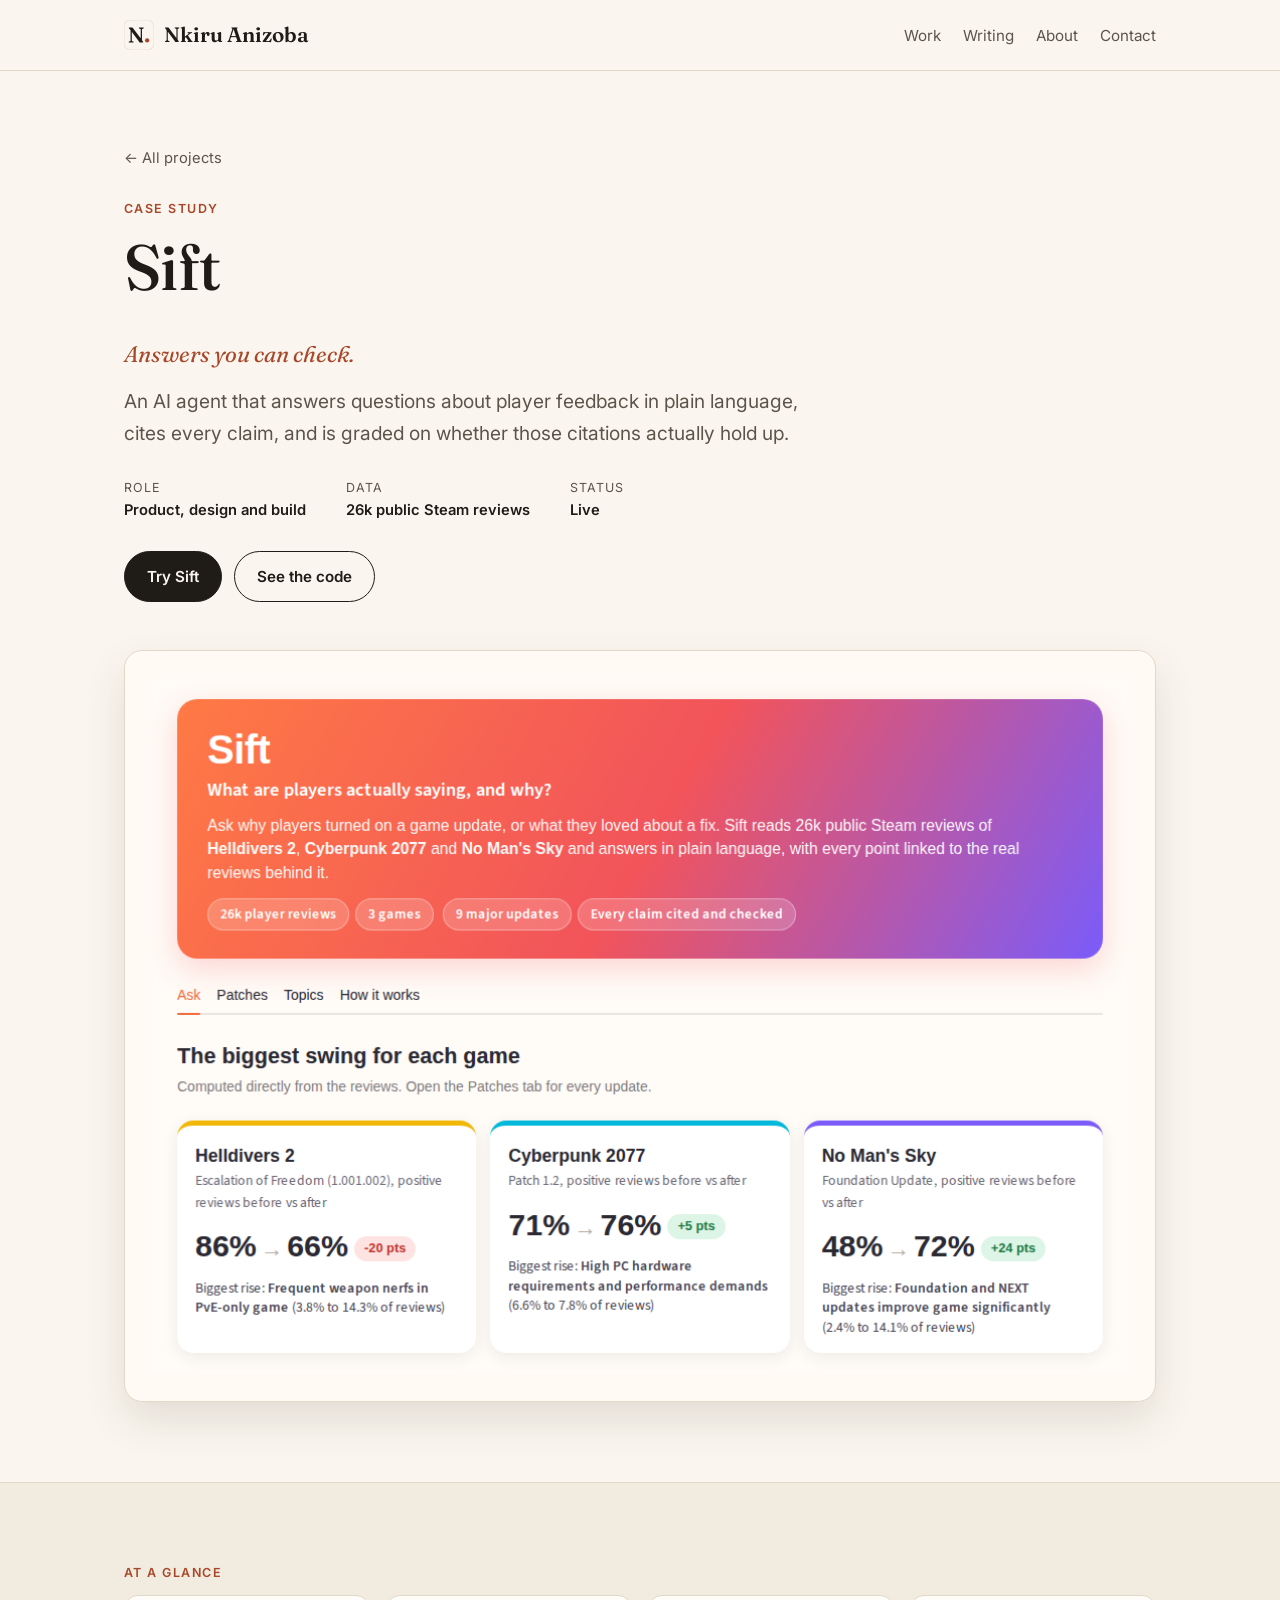
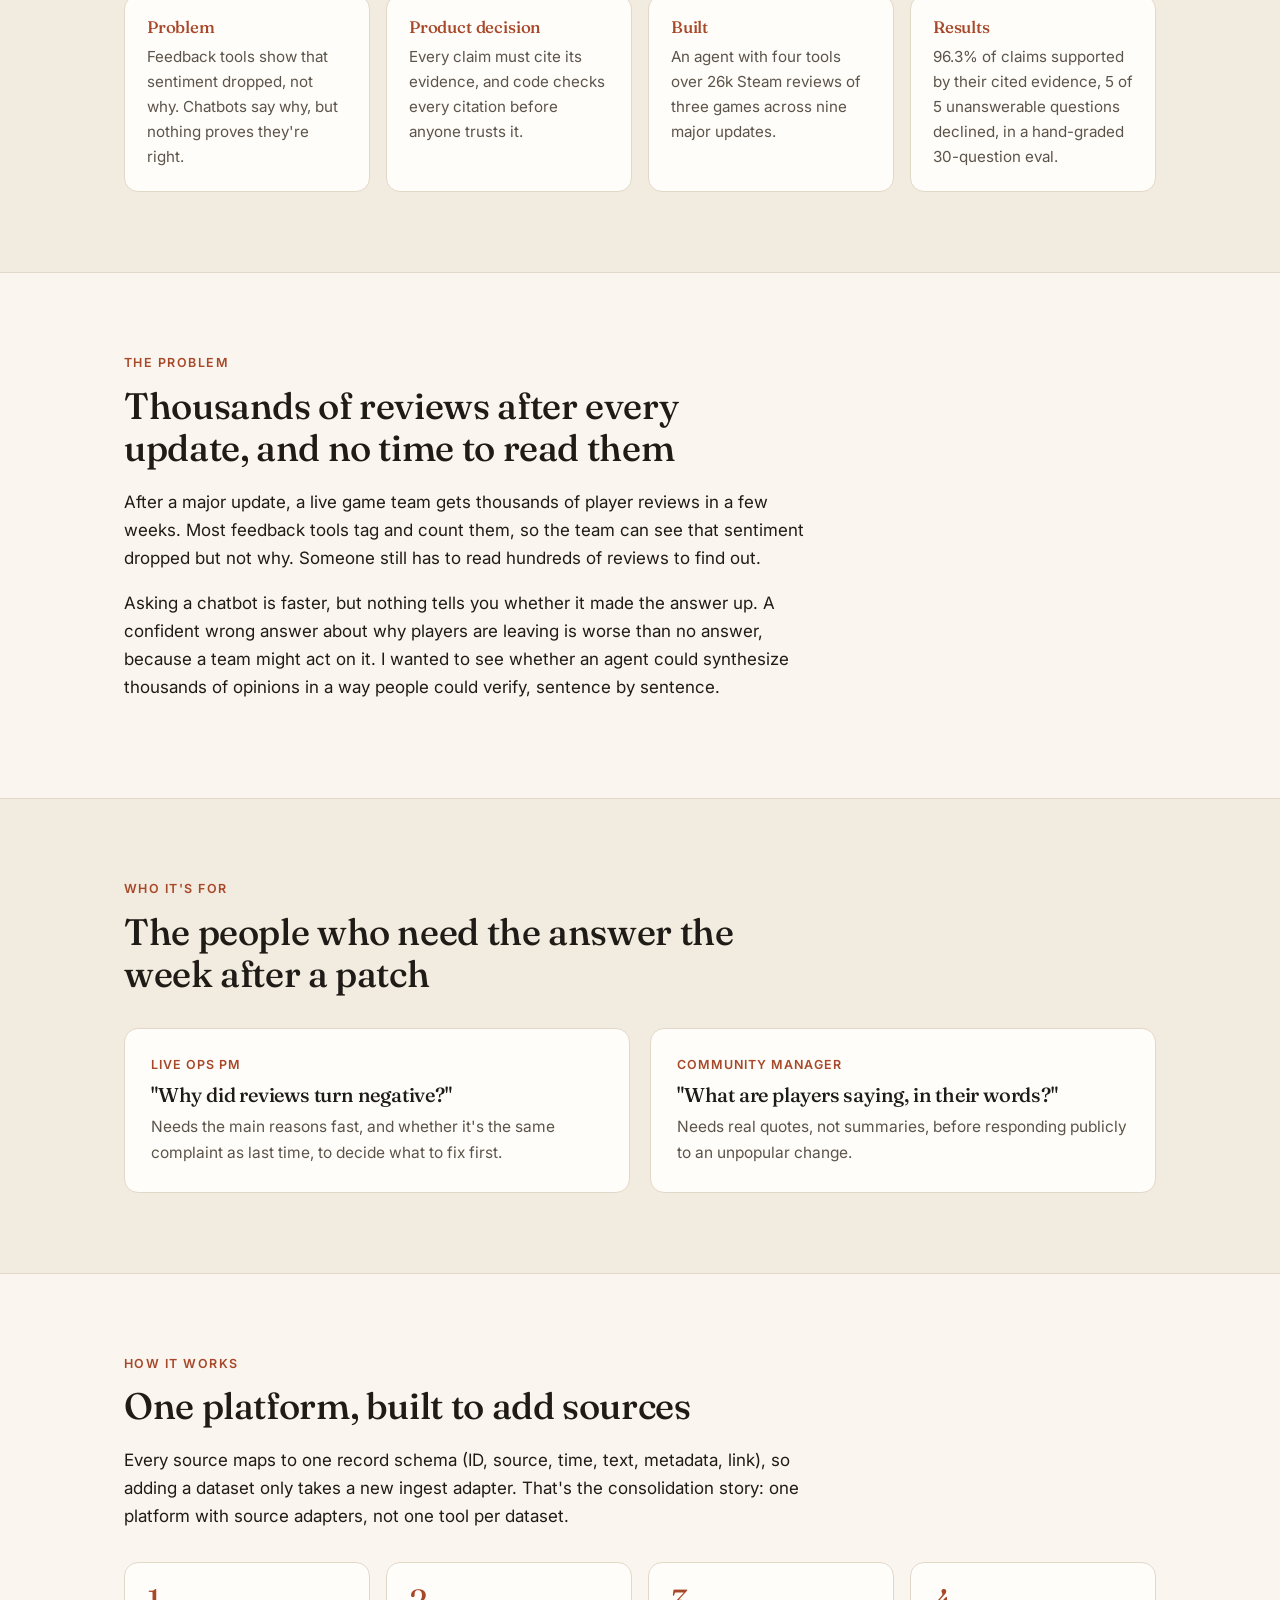
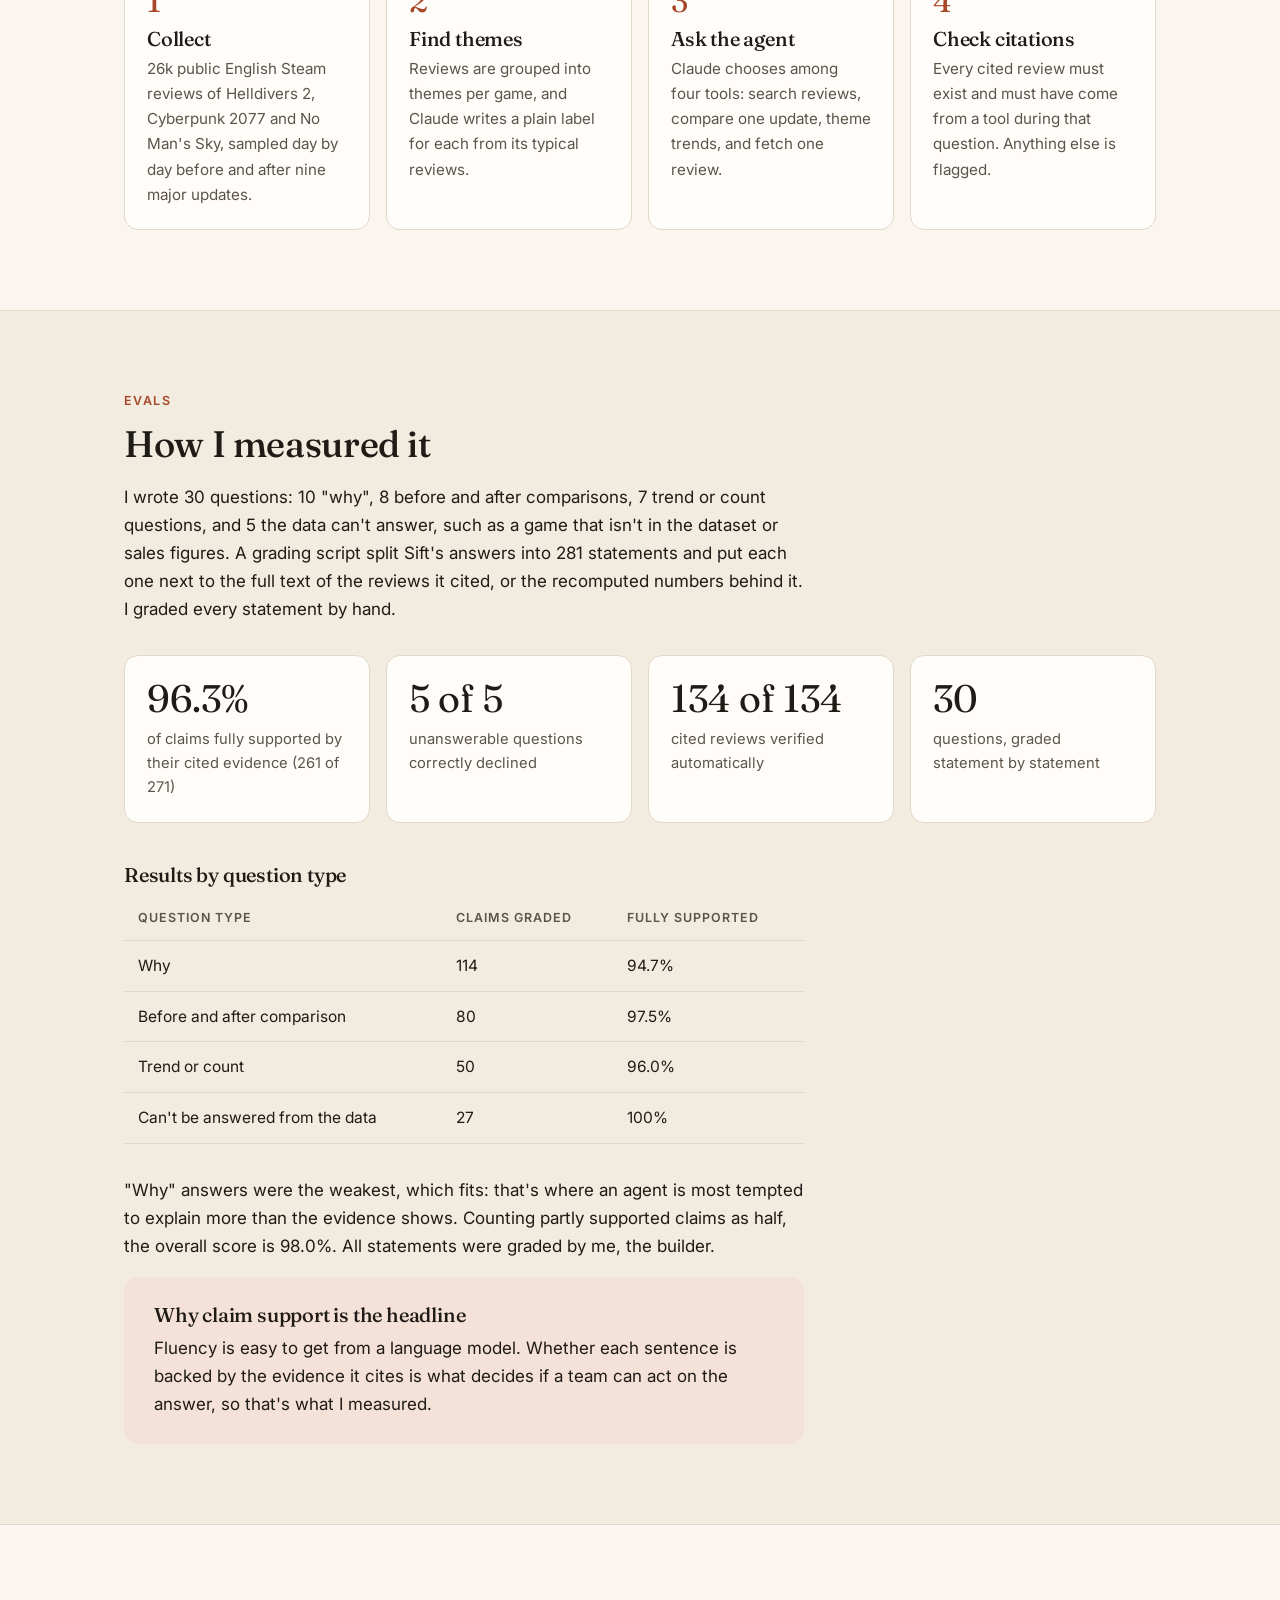
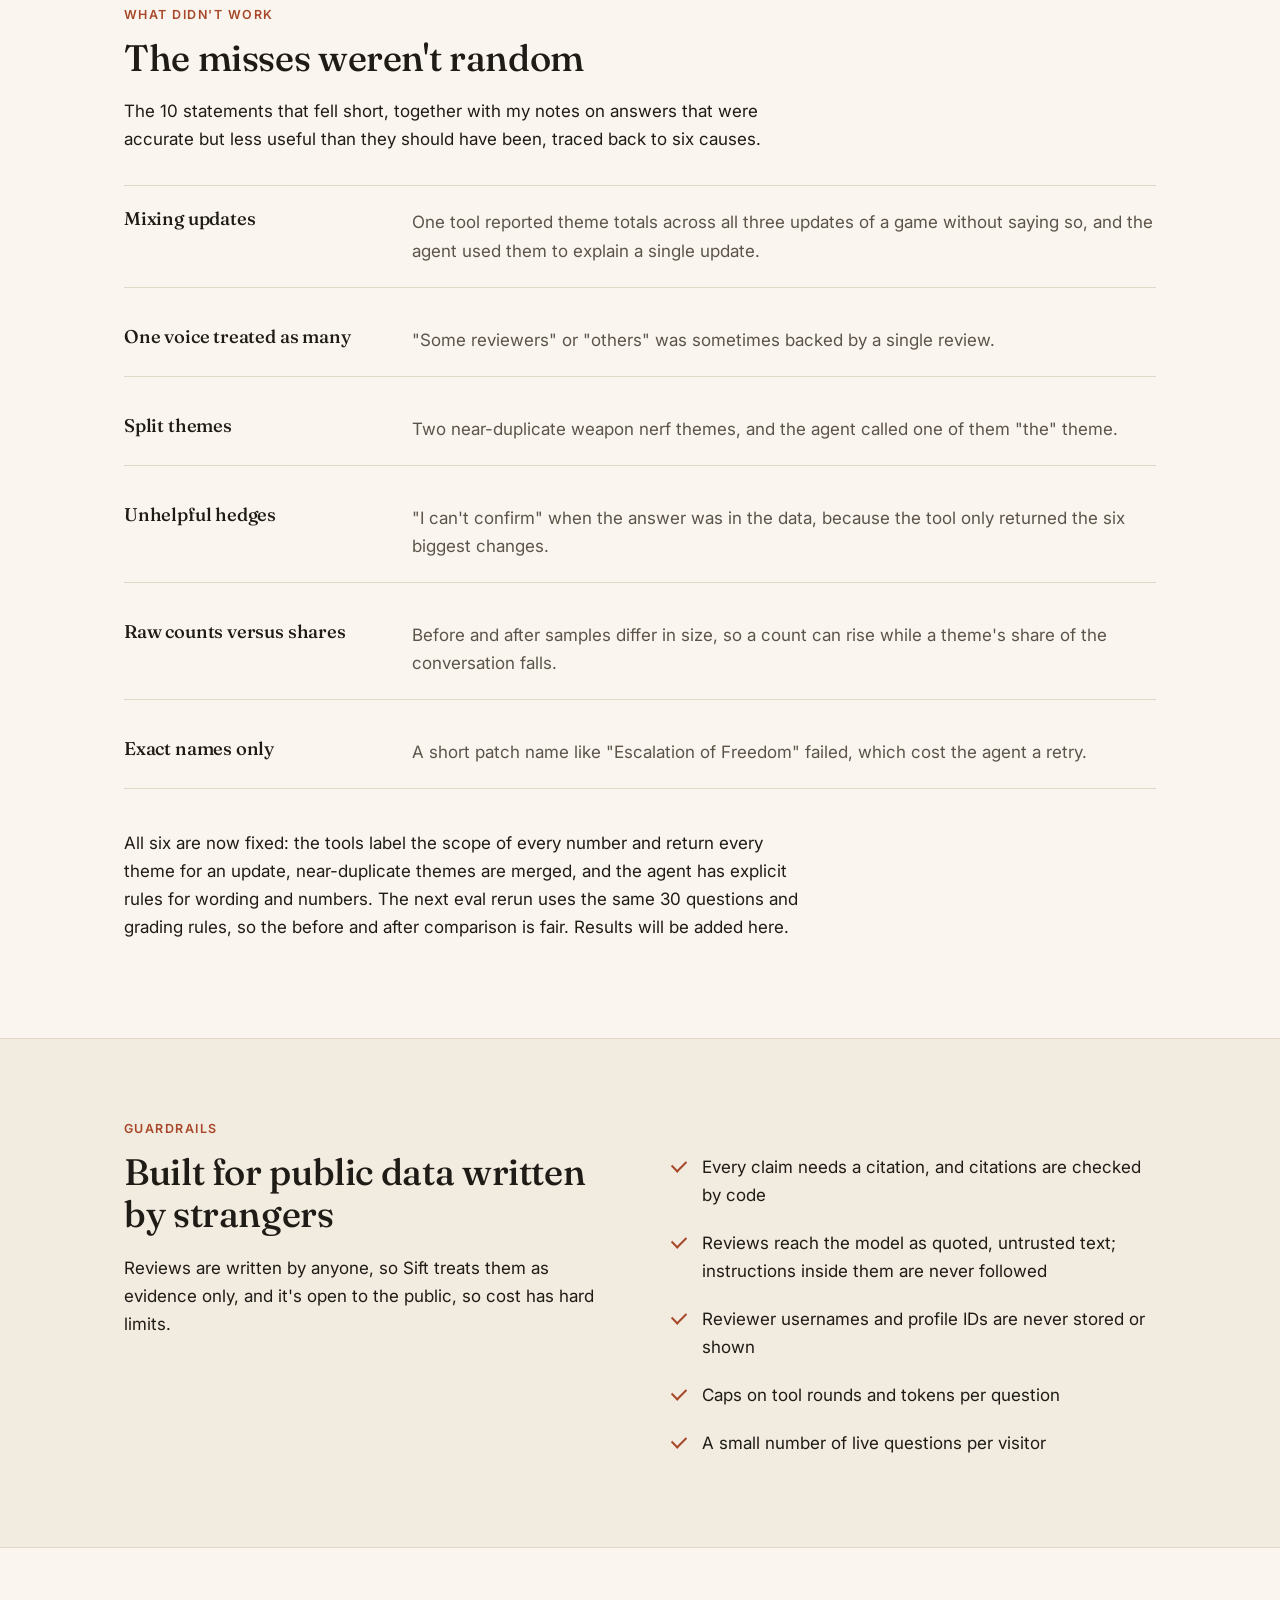
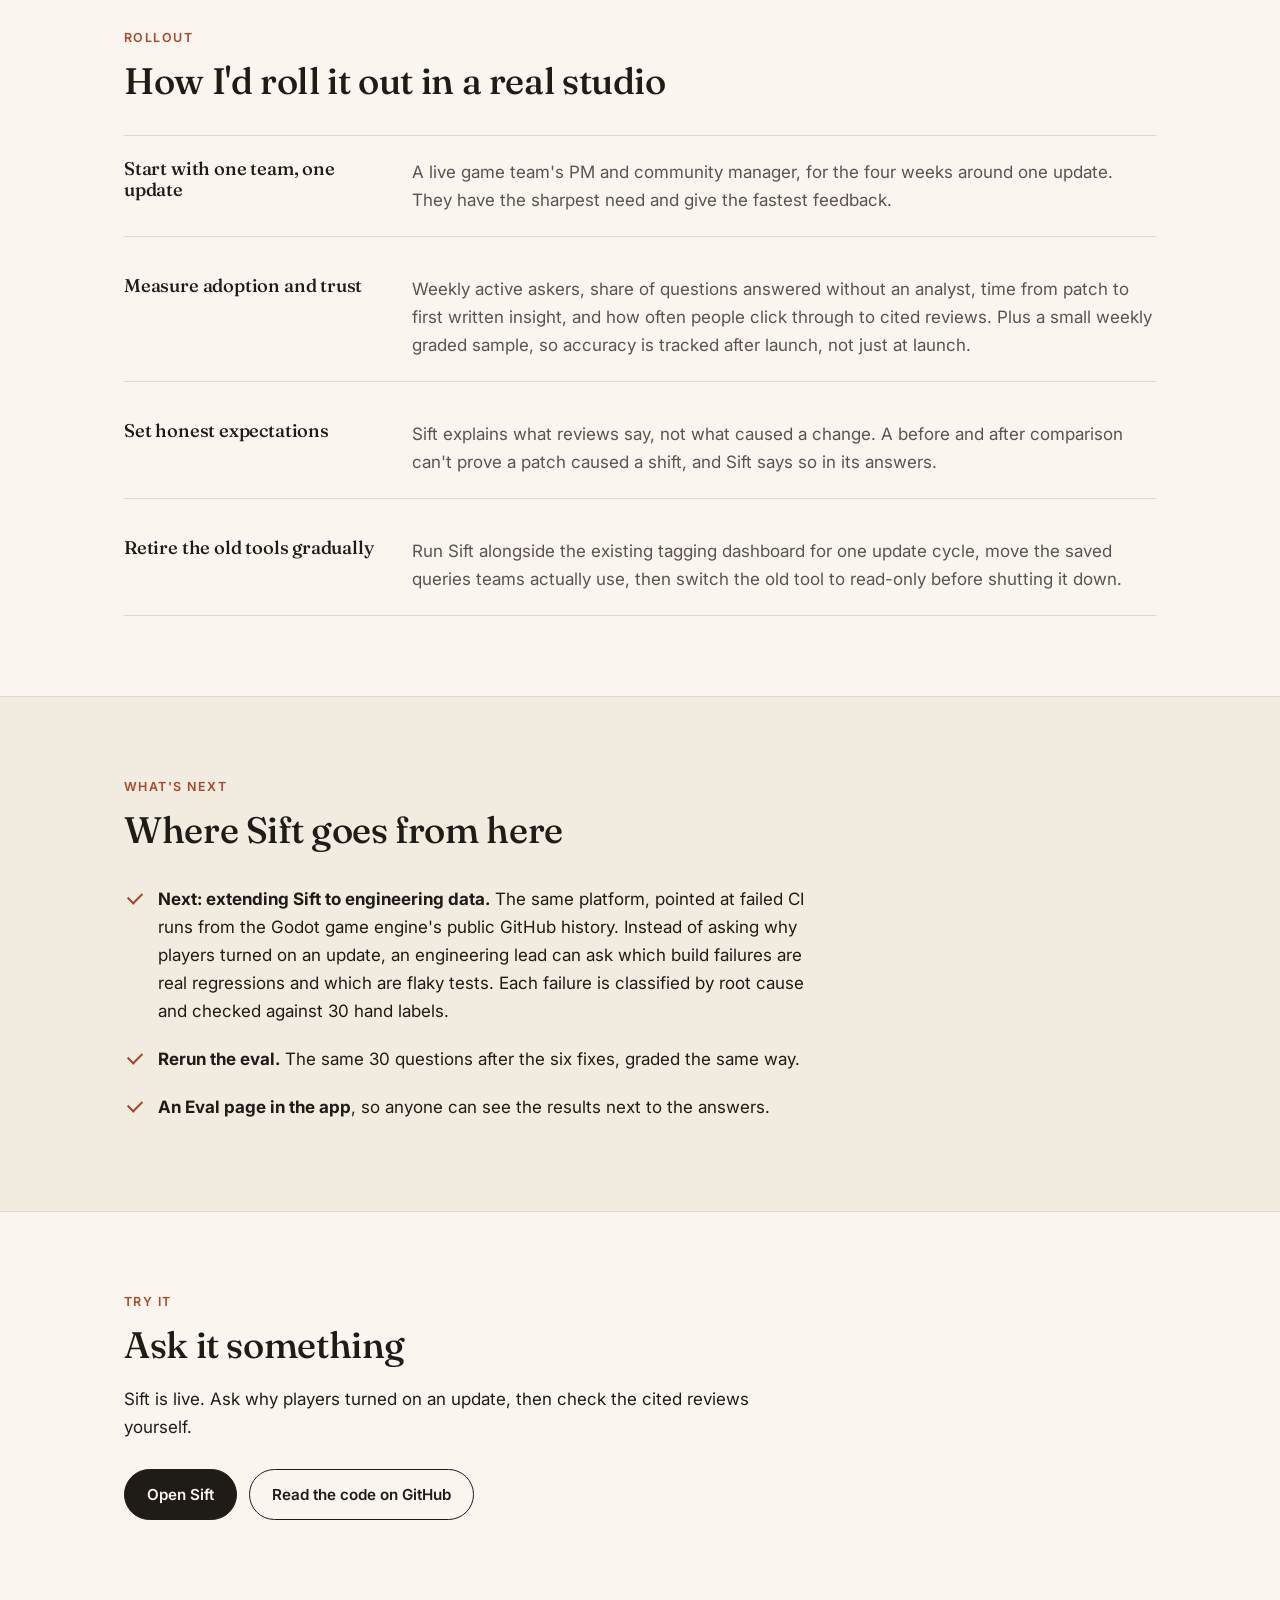
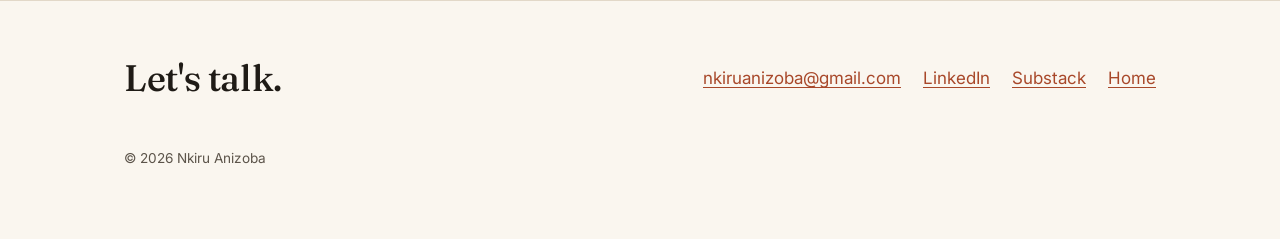
<file: sift/index.html>
<!doctype html>
<html lang="en">
<head>
  <meta charset="utf-8">
  <meta name="viewport" content="width=device-width, initial-scale=1">
  <title>Sift: answers about player feedback you can check | Nkiru Anizoba</title>
  <meta name="description" content="Case study: Sift is an AI agent that answers questions about 26k Steam player reviews, cites every claim, and is graded on whether those citations hold up.">
  <meta property="og:title" content="Sift: answers about player feedback you can check">
  <meta property="og:description" content="Case study by Nkiru Anizoba. An agent with four tools, machine-checked citations, and a hand-graded 30-question eval: 96.3% of claims supported by their cited evidence.">
  <meta property="og:url" content="https://nkiruanizoba.com/sift/">
  <meta property="og:type" content="article">
  <link rel="icon" href="/favicon.svg" type="image/svg+xml">
  <link rel="icon" href="/favicon-48.png" sizes="48x48" type="image/png">
  <link rel="apple-touch-icon" href="/apple-touch-icon.png">
  <link rel="preconnect" href="https://fonts.googleapis.com">
  <link rel="preconnect" href="https://fonts.gstatic.com" crossorigin>
  <link href="https://fonts.googleapis.com/css2?family=Fraunces:ital,opsz,wght@0,9..144,400..700;1,9..144,400..700&family=Inter:wght@400;500;600&display=swap" rel="stylesheet">
  <link rel="stylesheet" href="../styles.css">
</head>
<body>

<header class="site-header">
  <div class="wrap">
    <a class="logo" href="/"><img src="/favicon.svg" alt="" width="30" height="30">Nkiru Anizoba</a>
    <nav class="nav">
      <a href="/#work">Work</a>
      <a href="https://lootandlearn.substack.com/" target="_blank" rel="noopener">Writing</a>
      <a href="/#about">About</a>
      <a href="/#contact">Contact</a>
    </nav>
  </div>
</header>

<main>

  <section class="case-hero">
    <div class="wrap">
      <div>
        <a class="back" href="/#independent">&larr; All projects</a>
        <p class="eyebrow">Case study</p>
        <h1>Sift</h1>
        <p class="tagline">Answers you can check.</p>
        <p class="lede text">An AI agent that answers questions about player feedback in plain language, cites every claim, and is graded on whether those citations actually hold up.</p>
        <dl class="meta">
          <div><dt>Role</dt><dd>Product, design and build</dd></div>
          <div><dt>Data</dt><dd>26k public Steam reviews</dd></div>
          <div><dt>Status</dt><dd>Live</dd></div>
        </dl>
        <div class="buttons">
          <a class="btn btn-primary" href="https://sift-insights.streamlit.app/" target="_blank" rel="noopener">Try Sift</a>
          <a class="btn" href="https://github.com/nkiruanizoba/sift" target="_blank" rel="noopener">See the code</a>
        </div>
      </div>
      <figure class="app-shot">
        <img src="../assets/sift-app.png" alt="The Sift app: a question box above cards showing the biggest swing in positive reviews after an update for each of three games">
      </figure>
    </div>
  </section>

  <section class="section-soft">
    <div class="wrap">
      <p class="eyebrow">At a glance</p>
      <div class="glance">
        <div><h3>Problem</h3><p>Feedback tools show that sentiment dropped, not why. Chatbots say why, but nothing proves they're right.</p></div>
        <div><h3>Product decision</h3><p>Every claim must cite its evidence, and code checks every citation before anyone trusts it.</p></div>
        <div><h3>Built</h3><p>An agent with four tools over 26k Steam reviews of three games across nine major updates.</p></div>
        <div><h3>Results</h3><p>96.3% of claims supported by their cited evidence, 5 of 5 unanswerable questions declined, in a hand-graded 30-question eval.</p></div>
      </div>
    </div>
  </section>

  <section>
    <div class="wrap"><div class="text">
      <p class="eyebrow">The problem</p>
      <h2>Thousands of reviews after every update, and no time to read them</h2>
      <p>After a major update, a live game team gets thousands of player reviews in a few weeks. Most feedback tools tag and count them, so the team can see that sentiment dropped but not why. Someone still has to read hundreds of reviews to find out.</p>
      <p>Asking a chatbot is faster, but nothing tells you whether it made the answer up. A confident wrong answer about why players are leaving is worse than no answer, because a team might act on it. I wanted to see whether an agent could synthesize thousands of opinions in a way people could verify, sentence by sentence.</p>
    </div></div>
  </section>

  <section class="section-soft">
    <div class="wrap">
      <div class="text">
        <p class="eyebrow">Who it's for</p>
        <h2>The people who need the answer the week after a patch</h2>
      </div>
      <div class="cards cards-2">
        <div class="card">
          <p class="label">Live ops PM</p>
          <h3>"Why did reviews turn negative?"</h3>
          <p>Needs the main reasons fast, and whether it's the same complaint as last time, to decide what to fix first.</p>
        </div>
        <div class="card">
          <p class="label">Community manager</p>
          <h3>"What are players saying, in their words?"</h3>
          <p>Needs real quotes, not summaries, before responding publicly to an unpopular change.</p>
        </div>
      </div>
    </div>
  </section>

  <section>
    <div class="wrap">
      <div class="text">
        <p class="eyebrow">How it works</p>
        <h2>One platform, built to add sources</h2>
        <p>Every source maps to one record schema (ID, source, time, text, metadata, link), so adding a dataset only takes a new ingest adapter. That's the consolidation story: one platform with source adapters, not one tool per dataset.</p>
      </div>
      <div class="steps">
        <div class="step"><div class="num">1</div><h3>Collect</h3><p>26k public English Steam reviews of Helldivers 2, Cyberpunk 2077 and No Man's Sky, sampled day by day before and after nine major updates.</p></div>
        <div class="step"><div class="num">2</div><h3>Find themes</h3><p>Reviews are grouped into themes per game, and Claude writes a plain label for each from its typical reviews.</p></div>
        <div class="step"><div class="num">3</div><h3>Ask the agent</h3><p>Claude chooses among four tools: search reviews, compare one update, theme trends, and fetch one review.</p></div>
        <div class="step"><div class="num">4</div><h3>Check citations</h3><p>Every cited review must exist and must have come from a tool during that question. Anything else is flagged.</p></div>
      </div>
    </div>
  </section>

  <section class="section-soft">
    <div class="wrap">
      <div class="text">
        <p class="eyebrow">Evals</p>
        <h2>How I measured it</h2>
        <p>I wrote 30 questions: 10 "why", 8 before and after comparisons, 7 trend or count questions, and 5 the data can't answer, such as a game that isn't in the dataset or sales figures. A grading script split Sift's answers into 281 statements and put each one next to the full text of the reviews it cited, or the recomputed numbers behind it. I graded every statement by hand.</p>
      </div>
      <div class="stats">
        <div class="stat"><div class="value">96.3%</div><div class="desc">of claims fully supported by their cited evidence (261 of 271)</div></div>
        <div class="stat"><div class="value">5 of 5</div><div class="desc">unanswerable questions correctly declined</div></div>
        <div class="stat"><div class="value">134 of 134</div><div class="desc">cited reviews verified automatically</div></div>
        <div class="stat"><div class="value">30</div><div class="desc">questions, graded statement by statement</div></div>
      </div>
      <div class="text">
        <h3>Results by question type</h3>
        <table class="before-after">
          <thead><tr><th>Question type</th><th>Claims graded</th><th>Fully supported</th></tr></thead>
          <tbody>
            <tr><td>Why</td><td>114</td><td>94.7%</td></tr>
            <tr><td>Before and after comparison</td><td>80</td><td>97.5%</td></tr>
            <tr><td>Trend or count</td><td>50</td><td>96.0%</td></tr>
            <tr><td>Can't be answered from the data</td><td>27</td><td>100%</td></tr>
          </tbody>
        </table>
        <p>"Why" answers were the weakest, which fits: that's where an agent is most tempted to explain more than the evidence shows. Counting partly supported claims as half, the overall score is 98.0%. All statements were graded by me, the builder.</p>
        <div class="callout">
          <h3>Why claim support is the headline</h3>
          <p>Fluency is easy to get from a language model. Whether each sentence is backed by the evidence it cites is what decides if a team can act on the answer, so that's what I measured.</p>
        </div>
      </div>
    </div>
  </section>

  <section>
    <div class="wrap">
      <div class="text">
        <p class="eyebrow">What didn't work</p>
        <h2>The misses weren't random</h2>
        <p>The 10 statements that fell short, together with my notes on answers that were accurate but less useful than they should have been, traced back to six causes.</p>
      </div>
      <ul class="decisions">
        <li>
          <h3>Mixing updates</h3>
          <p>One tool reported theme totals across all three updates of a game without saying so, and the agent used them to explain a single update.</p>
        </li>
        <li>
          <h3>One voice treated as many</h3>
          <p>"Some reviewers" or "others" was sometimes backed by a single review.</p>
        </li>
        <li>
          <h3>Split themes</h3>
          <p>Two near-duplicate weapon nerf themes, and the agent called one of them "the" theme.</p>
        </li>
        <li>
          <h3>Unhelpful hedges</h3>
          <p>"I can't confirm" when the answer was in the data, because the tool only returned the six biggest changes.</p>
        </li>
        <li>
          <h3>Raw counts versus shares</h3>
          <p>Before and after samples differ in size, so a count can rise while a theme's share of the conversation falls.</p>
        </li>
        <li>
          <h3>Exact names only</h3>
          <p>A short patch name like "Escalation of Freedom" failed, which cost the agent a retry.</p>
        </li>
      </ul>
      <div class="text" style="margin-top:40px">
        <p>All six are now fixed: the tools label the scope of every number and return every theme for an update, near-duplicate themes are merged, and the agent has explicit rules for wording and numbers. The next eval rerun uses the same 30 questions and grading rules, so the before and after comparison is fair. Results will be added here.</p>
      </div>
    </div>
  </section>

  <section class="section-soft">
    <div class="wrap two-col">
      <div class="text">
        <p class="eyebrow">Guardrails</p>
        <h2>Built for public data written by strangers</h2>
        <p>Reviews are written by anyone, so Sift treats them as evidence only, and it's open to the public, so cost has hard limits.</p>
      </div>
      <ul class="checklist">
        <li>Every claim needs a citation, and citations are checked by code</li>
        <li>Reviews reach the model as quoted, untrusted text; instructions inside them are never followed</li>
        <li>Reviewer usernames and profile IDs are never stored or shown</li>
        <li>Caps on tool rounds and tokens per question</li>
        <li>A small number of live questions per visitor</li>
      </ul>
    </div>
  </section>

  <section>
    <div class="wrap">
      <div class="text">
        <p class="eyebrow">Rollout</p>
        <h2>How I'd roll it out in a real studio</h2>
      </div>
      <ul class="decisions">
        <li>
          <h3>Start with one team, one update</h3>
          <p>A live game team's PM and community manager, for the four weeks around one update. They have the sharpest need and give the fastest feedback.</p>
        </li>
        <li>
          <h3>Measure adoption and trust</h3>
          <p>Weekly active askers, share of questions answered without an analyst, time from patch to first written insight, and how often people click through to cited reviews. Plus a small weekly graded sample, so accuracy is tracked after launch, not just at launch.</p>
        </li>
        <li>
          <h3>Set honest expectations</h3>
          <p>Sift explains what reviews say, not what caused a change. A before and after comparison can't prove a patch caused a shift, and Sift says so in its answers.</p>
        </li>
        <li>
          <h3>Retire the old tools gradually</h3>
          <p>Run Sift alongside the existing tagging dashboard for one update cycle, move the saved queries teams actually use, then switch the old tool to read-only before shutting it down.</p>
        </li>
      </ul>
    </div>
  </section>

  <section class="section-soft">
    <div class="wrap"><div class="text">
      <p class="eyebrow">What's next</p>
      <h2>Where Sift goes from here</h2>
      <ul class="checklist">
        <li><strong>Next: extending Sift to engineering data.</strong> The same platform, pointed at failed CI runs from the Godot game engine's public GitHub history. Instead of asking why players turned on an update, an engineering lead can ask which build failures are real regressions and which are flaky tests. Each failure is classified by root cause and checked against 30 hand labels.</li>
        <li><strong>Rerun the eval.</strong> The same 30 questions after the six fixes, graded the same way.</li>
        <li><strong>An Eval page in the app</strong>, so anyone can see the results next to the answers.</li>
      </ul>
    </div></div>
  </section>

  <section>
    <div class="wrap"><div class="text">
      <p class="eyebrow">Try it</p>
      <h2>Ask it something</h2>
      <p>Sift is live. Ask why players turned on an update, then check the cited reviews yourself.</p>
      <div class="buttons">
        <a class="btn btn-primary" href="https://sift-insights.streamlit.app/" target="_blank" rel="noopener">Open Sift</a>
        <a class="btn" href="https://github.com/nkiruanizoba/sift" target="_blank" rel="noopener">Read the code on GitHub</a>
      </div>
    </div></div>
  </section>

</main>

<footer id="contact" class="site-footer">
  <div class="wrap">
    <h2>Let's talk.</h2>
    <div class="footer-links">
      <a href="mailto:nkiruanizoba@gmail.com">nkiruanizoba@gmail.com</a>
      <a href="https://www.linkedin.com/in/nkiruanizoba" target="_blank" rel="noopener">LinkedIn</a>
      <a href="https://lootandlearn.substack.com/" target="_blank" rel="noopener">Substack</a>
      <a href="/">Home</a>
    </div>
    <p class="fine">&copy; 2026 Nkiru Anizoba</p>
  </div>
</footer>

</body>
</html>
</file>
<file: styles.css>
/* nkiruanizoba.com
   Plain CSS, no build step. Colors live in :root so they are easy to change. */

:root {
  --bg: #faf6ef;
  --bg-soft: #f2ebdf;
  --card: #fffdf9;
  --ink: #1f1b16;
  --ink-soft: #5c544a;
  --line: #e2d8c8;
  --accent: #a8482a;
  --accent-soft: #f4e2d8;
  --serif: "Fraunces", Georgia, "Times New Roman", serif;
  --sans: "Inter", -apple-system, BlinkMacSystemFont, "Segoe UI", sans-serif;
  --wrap: 1080px;
  --text: 680px;
}

@media (prefers-color-scheme: dark) {
  :root {
    --bg: #1a1714;
    --bg-soft: #221e1a;
    --card: #26211c;
    --ink: #f3ece2;
    --ink-soft: #b8ad9f;
    --line: #3a332c;
    --accent: #e08a68;
    --accent-soft: #3a2a22;
  }
}

* { box-sizing: border-box; }

html { scroll-behavior: smooth; }

body {
  margin: 0;
  background: var(--bg);
  color: var(--ink);
  font-family: var(--sans);
  font-size: 17px;
  line-height: 1.65;
  -webkit-font-smoothing: antialiased;
}

img, video { max-width: 100%; display: block; }

a { color: var(--accent); text-underline-offset: 3px; }
a:hover { text-decoration-thickness: 2px; }

h1, h2, h3 {
  font-family: var(--serif);
  font-weight: 500;
  line-height: 1.15;
  letter-spacing: -0.01em;
  margin: 0 0 0.5em;
}

h1 { font-size: clamp(2.4rem, 6vw, 4rem); }
h2 { font-size: clamp(1.7rem, 3.5vw, 2.3rem); }
h3 { font-size: 1.25rem; }

p { margin: 0 0 1em; }

.wrap {
  max-width: var(--wrap);
  margin: 0 auto;
  padding: 0 24px;
}

.text { max-width: var(--text); }

.eyebrow {
  font-family: var(--sans);
  font-size: 0.78rem;
  font-weight: 600;
  letter-spacing: 0.12em;
  text-transform: uppercase;
  color: var(--accent);
  margin-bottom: 0.9em;
}

.lede {
  font-size: 1.2rem;
  color: var(--ink-soft);
}

/* Header */

.site-header {
  border-bottom: 1px solid var(--line);
}

.site-header .wrap {
  display: flex;
  align-items: center;
  justify-content: space-between;
  gap: 16px;
  padding-top: 18px;
  padding-bottom: 18px;
}

.logo {
  display: inline-flex;
  align-items: center;
  gap: 10px;
  font-family: var(--serif);
  font-size: 1.3rem;
  font-weight: 600;
  color: var(--ink);
  text-decoration: none;
  white-space: nowrap;
}

.logo img {
  width: 30px;
  height: 30px;
  flex-shrink: 0;
}

.nav {
  display: flex;
  gap: 22px;
  font-size: 0.95rem;
}

.nav a {
  color: var(--ink-soft);
  text-decoration: none;
}

.nav a:hover { color: var(--ink); }

/* Sections */

section { padding: 80px 0; }
section + section { border-top: 1px solid var(--line); }

.section-soft { background: var(--bg-soft); }

/* Home hero */

.hero { padding: 96px 0 88px; }

.hero-grid {
  display: grid;
  grid-template-columns: 1fr 210px;
  gap: 64px;
  align-items: center;
}

.portrait {
  display: block;
  width: 210px;
  aspect-ratio: 1 / 1;
  border-radius: 50%;
  object-fit: cover;
  object-position: 50% 12%;
  background: var(--accent-soft);
  /* cream gap, then a thin terracotta ring that echoes the "N." logo */
  border: 5px solid var(--bg);
  box-shadow: 0 0 0 2px var(--accent);
}

.portrait-placeholder {
  display: flex;
  align-items: center;
  justify-content: center;
  font-family: var(--serif);
  font-size: 5rem;
  color: var(--accent);
}

.buttons {
  display: flex;
  flex-wrap: wrap;
  gap: 12px;
  margin-top: 28px;
}

.btn {
  display: inline-block;
  padding: 12px 22px;
  border-radius: 999px;
  font-size: 0.95rem;
  font-weight: 600;
  text-decoration: none;
  border: 1.5px solid var(--ink);
  color: var(--ink);
}

.btn:hover { background: var(--ink); color: var(--bg); }

.btn-primary {
  background: var(--ink);
  color: var(--bg);
}

.btn-primary:hover { background: var(--accent); border-color: var(--accent); }

/* Project cards */

.project-card {
  display: grid;
  grid-template-columns: 1.1fr 1fr;
  gap: 40px;
  align-items: center;
  background: var(--card);
  border: 1px solid var(--line);
  border-radius: 18px;
  padding: 40px;
  text-decoration: none;
  color: var(--ink);
  transition: transform 0.15s ease, box-shadow 0.15s ease;
}

.project-card:hover {
  transform: translateY(-2px);
  box-shadow: 0 10px 30px rgba(60, 40, 20, 0.08);
}

.project-card h3 { font-size: 2rem; margin-bottom: 0.3em; }

.project-card .tagline {
  font-family: var(--serif);
  font-style: italic;
  color: var(--accent);
  margin-bottom: 0.8em;
}

.project-card p { color: var(--ink-soft); }

.tags {
  display: flex;
  flex-wrap: wrap;
  gap: 8px;
  margin: 18px 0 0;
  padding: 0;
  list-style: none;
}

.tags li {
  font-size: 0.8rem;
  padding: 4px 12px;
  border-radius: 999px;
  background: var(--accent-soft);
  color: var(--ink);
}

.more-link {
  display: inline-block;
  margin-top: 18px;
  font-weight: 600;
  color: var(--accent);
}

/* Little ladder graphic on the Rung card */

.ladder {
  display: grid;
  gap: 10px;
}

.ladder div {
  display: flex;
  align-items: center;
  gap: 14px;
  padding: 12px 16px;
  border-radius: 10px;
  background: var(--bg-soft);
  border: 1px solid var(--line);
  font-size: 0.95rem;
}

.ladder span {
  font-family: var(--serif);
  font-weight: 600;
  color: var(--accent);
  width: 1.2em;
}

.coming-soon {
  margin-top: 24px;
  padding: 28px 32px;
  border: 1.5px dashed var(--line);
  border-radius: 18px;
  color: var(--ink-soft);
}

/* About */

.two-col {
  display: grid;
  grid-template-columns: 1fr 1fr;
  gap: 56px;
}

.facts {
  list-style: none;
  padding: 0;
  margin: 0;
}

.facts li {
  padding: 14px 0;
  border-bottom: 1px solid var(--line);
}

.facts li:first-child { padding-top: 0; }

.facts strong {
  display: block;
  font-weight: 600;
}

.facts small {
  color: var(--ink-soft);
  font-size: 0.92rem;
}

/* Interest cards */

.cards {
  display: grid;
  grid-template-columns: repeat(3, 1fr);
  gap: 20px;
  margin-top: 32px;
}

.card {
  background: var(--card);
  border: 1px solid var(--line);
  border-radius: 14px;
  padding: 26px;
}

.card h3 { margin-bottom: 0.4em; }

.card p {
  color: var(--ink-soft);
  font-size: 0.97rem;
  margin: 0;
}

.card .label {
  font-size: 0.78rem;
  font-weight: 600;
  letter-spacing: 0.08em;
  text-transform: uppercase;
  color: var(--accent);
  margin-bottom: 8px;
}

/* Case study */

.case-hero { padding: 72px 0 80px; }

.case-hero-grid {
  display: grid;
  grid-template-columns: 1fr 320px;
  gap: 64px;
  align-items: center;
}

.back {
  display: inline-block;
  margin-bottom: 28px;
  font-size: 0.92rem;
  color: var(--ink-soft);
  text-decoration: none;
}

.back:hover { color: var(--ink); }

.case-hero .tagline {
  font-family: var(--serif);
  font-style: italic;
  font-size: 1.4rem;
  color: var(--accent);
  margin-bottom: 0.6em;
}

.phone {
  width: 320px;
  aspect-ratio: 9 / 16;
  border-radius: 22px;
  border: 1px solid var(--line);
  background: var(--bg-soft);
  overflow: hidden;
  box-shadow: 0 18px 40px rgba(60, 40, 20, 0.12);
}

.phone video {
  display: block;
  width: 100%;
  height: 100%;
  object-fit: cover;
  background: transparent;
}

.video-placeholder {
  height: 100%;
  display: flex;
  flex-direction: column;
  align-items: center;
  justify-content: center;
  text-align: center;
  padding: 24px;
  color: var(--ink-soft);
  font-size: 0.95rem;
}

.video-placeholder .play {
  width: 64px;
  height: 64px;
  border-radius: 50%;
  background: var(--accent);
  margin-bottom: 16px;
  position: relative;
}

.video-placeholder .play::after {
  content: "";
  position: absolute;
  left: 26px;
  top: 20px;
  border-left: 18px solid #fff;
  border-top: 12px solid transparent;
  border-bottom: 12px solid transparent;
}

.meta {
  display: grid;
  grid-template-columns: repeat(3, auto);
  justify-content: start;
  gap: 8px 40px;
  margin-top: 28px;
  font-size: 0.92rem;
}

.meta dt {
  color: var(--ink-soft);
  font-size: 0.78rem;
  letter-spacing: 0.08em;
  text-transform: uppercase;
}

.meta dd { margin: 0; font-weight: 600; }

.steps {
  display: grid;
  grid-template-columns: repeat(4, 1fr);
  gap: 16px;
  margin-top: 32px;
}

.step {
  background: var(--card);
  border: 1px solid var(--line);
  border-radius: 14px;
  padding: 22px;
  position: relative;
}

.step .num {
  font-family: var(--serif);
  font-size: 2rem;
  color: var(--accent);
  line-height: 1;
  margin-bottom: 10px;
}

.step h3 { margin-bottom: 0.3em; }

.step p {
  color: var(--ink-soft);
  font-size: 0.95rem;
  margin: 0;
}

.stats {
  display: grid;
  grid-template-columns: repeat(4, 1fr);
  gap: 16px;
  margin: 32px 0 40px;
}

.stat {
  background: var(--card);
  border: 1px solid var(--line);
  border-radius: 14px;
  padding: 22px;
}

.stat .value {
  font-family: var(--serif);
  font-size: 2.4rem;
  line-height: 1.05;
  margin-bottom: 8px;
}

.stat .desc {
  color: var(--ink-soft);
  font-size: 0.92rem;
}

.before-after {
  width: 100%;
  border-collapse: collapse;
  margin: 8px 0 32px;
  font-size: 0.97rem;
}

.before-after th,
.before-after td {
  text-align: left;
  padding: 12px 14px;
  border-bottom: 1px solid var(--line);
}

.before-after th {
  font-size: 0.78rem;
  letter-spacing: 0.08em;
  text-transform: uppercase;
  color: var(--ink-soft);
  font-weight: 600;
}

.callout {
  background: var(--accent-soft);
  border-radius: 14px;
  padding: 26px 30px;
  margin-top: 8px;
}

.callout h3 { margin-bottom: 0.4em; }
.callout p:last-child { margin-bottom: 0; }

.decisions {
  list-style: none;
  padding: 0;
  margin: 32px 0 0;
  display: grid;
  gap: 16px;
}

.decisions li {
  display: grid;
  grid-template-columns: 260px 1fr;
  gap: 28px;
  padding: 22px 0;
  border-bottom: 1px solid var(--line);
}

.decisions li:first-child { border-top: 1px solid var(--line); }

.decisions h3 { margin: 0; font-size: 1.15rem; }

.decisions p { margin: 0; color: var(--ink-soft); }

.checklist {
  list-style: none;
  padding: 0;
  margin: 24px 0 0;
}

.checklist li {
  padding: 10px 0 10px 34px;
  position: relative;
}

.checklist li::before {
  content: "";
  position: absolute;
  left: 4px;
  top: 17px;
  width: 12px;
  height: 7px;
  border-left: 2px solid var(--accent);
  border-bottom: 2px solid var(--accent);
  transform: rotate(-45deg);
}

/* Footer */

.site-footer {
  border-top: 1px solid var(--line);
  padding: 56px 0;
}

.site-footer .wrap {
  display: flex;
  flex-wrap: wrap;
  justify-content: space-between;
  gap: 20px;
  align-items: center;
}

.site-footer h2 { margin: 0; }

.footer-links {
  display: flex;
  gap: 22px;
  flex-wrap: wrap;
}

.fine {
  margin-top: 28px;
  font-size: 0.85rem;
  color: var(--ink-soft);
  width: 100%;
}

/* Phones and small tablets */

@media (max-width: 860px) {
  body { font-size: 16px; }
  section { padding: 56px 0; }
  .wrap { padding: 0 16px; }
  .hero { padding: 56px 0; }
  .hero-grid,
  .case-hero-grid,
  .project-card,
  .two-col { grid-template-columns: 1fr; gap: 32px; }
  .hero-grid .portrait { order: -1; width: 140px; }
  .project-card { padding: 26px; }
  .cards { grid-template-columns: 1fr; }
  .steps,
  .stats { grid-template-columns: 1fr 1fr; }
  .decisions li { grid-template-columns: 1fr; gap: 8px; }
  .phone { width: 100%; max-width: 300px; margin: 0 auto; }
  .nav { gap: 16px; }
  .meta { grid-template-columns: 1fr 1fr; }
}

@media (max-width: 480px) {
  .steps,
  .stats { grid-template-columns: 1fr; }
  .nav a.hide-sm { display: none; }
  .logo { font-size: 1.15rem; gap: 8px; }
  .logo img { width: 26px; height: 26px; }
  .nav { gap: 16px; }
}

@media (max-width: 360px) {
  .logo img { display: none; }
}

/* Impact line on work cards */
.card .impact {
  margin-top: 14px;
  padding-top: 12px;
  border-top: 1px solid var(--line);
  color: var(--ink);
  font-size: 0.93rem;
}

/* Rung at a glance */
.glance {
  display: grid;
  grid-template-columns: repeat(4, 1fr);
  gap: 16px;
}
.glance > div {
  background: var(--card);
  border: 1px solid var(--line);
  border-radius: 14px;
  padding: 22px;
}
.glance h3 {
  font-size: 1.05rem;
  color: var(--accent);
  margin-bottom: 0.4em;
}
.glance p { margin: 0; font-size: 0.95rem; color: var(--ink-soft); }
@media (max-width: 860px) { .glance { grid-template-columns: 1fr 1fr; } }
@media (max-width: 480px) { .glance { grid-template-columns: 1fr; } }

/* Two-column card row */
.cards-2 { grid-template-columns: repeat(2, 1fr); }
@media (max-width: 860px) { .cards-2 { grid-template-columns: 1fr; } }

/* Oct 3 layout additions */
.section-intro { color: var(--ink-soft); margin-bottom: 32px; max-width: none; }
.section-intro p { margin-bottom: 0.8em; }
.section-outro { margin-top: 32px; color: var(--ink-soft); }
.work-card h3 { font-size: 1.35rem; margin-bottom: 0.25em; }
.work-card .subtitle {
  font-family: var(--serif);
  font-style: italic;
  color: var(--accent);
  margin-bottom: 0.9em;
}
.work-card p { margin-bottom: 0.8em; }
.work-card .tags { margin-top: 16px; }
.card-link {
  display: block;
  text-decoration: none;
  color: inherit;
  transition: transform 0.15s ease, box-shadow 0.15s ease;
}
.card-link:hover { transform: translateY(-2px); box-shadow: 0 10px 30px rgba(60, 40, 20, 0.08); }
.subsection { margin: 56px 0 20px; font-size: 1.5rem; }
.pull {
  font-family: var(--serif);
  font-size: 1.4rem;
  line-height: 1.35;
  color: var(--accent);
  margin: 0.4em 0 0.6em;
}
.hero .lede + .lede { margin-top: -0.2em; }

/* "My role" line on work cards */
.work-card .role {
  margin-top: 4px;
  padding-top: 12px;
  border-top: 1px solid var(--line);
  color: var(--ink);
  font-size: 0.95rem;
}

/* Sift app screenshot */
.app-shot {
  margin: 48px 0 0;
  border-radius: 18px;
  overflow: hidden;
  border: 1px solid var(--line);
  box-shadow: 0 18px 40px rgba(60, 40, 20, 0.12);
  background: #fffaf4;
  padding: 28px;
}
.app-shot img { display: block; width: 100%; height: auto; }
@media (max-width: 860px) { .app-shot { padding: 12px; margin-top: 32px; } }

/* Keep the header on one line on phones (5 nav links) */
@media (max-width: 480px) {
  .site-header .wrap { gap: 10px; }
  .nav { gap: 12px; font-size: 0.88rem; }
  .logo { font-size: 1.05rem; gap: 6px; }
  .logo img { width: 22px; height: 22px; }
}
</file>
